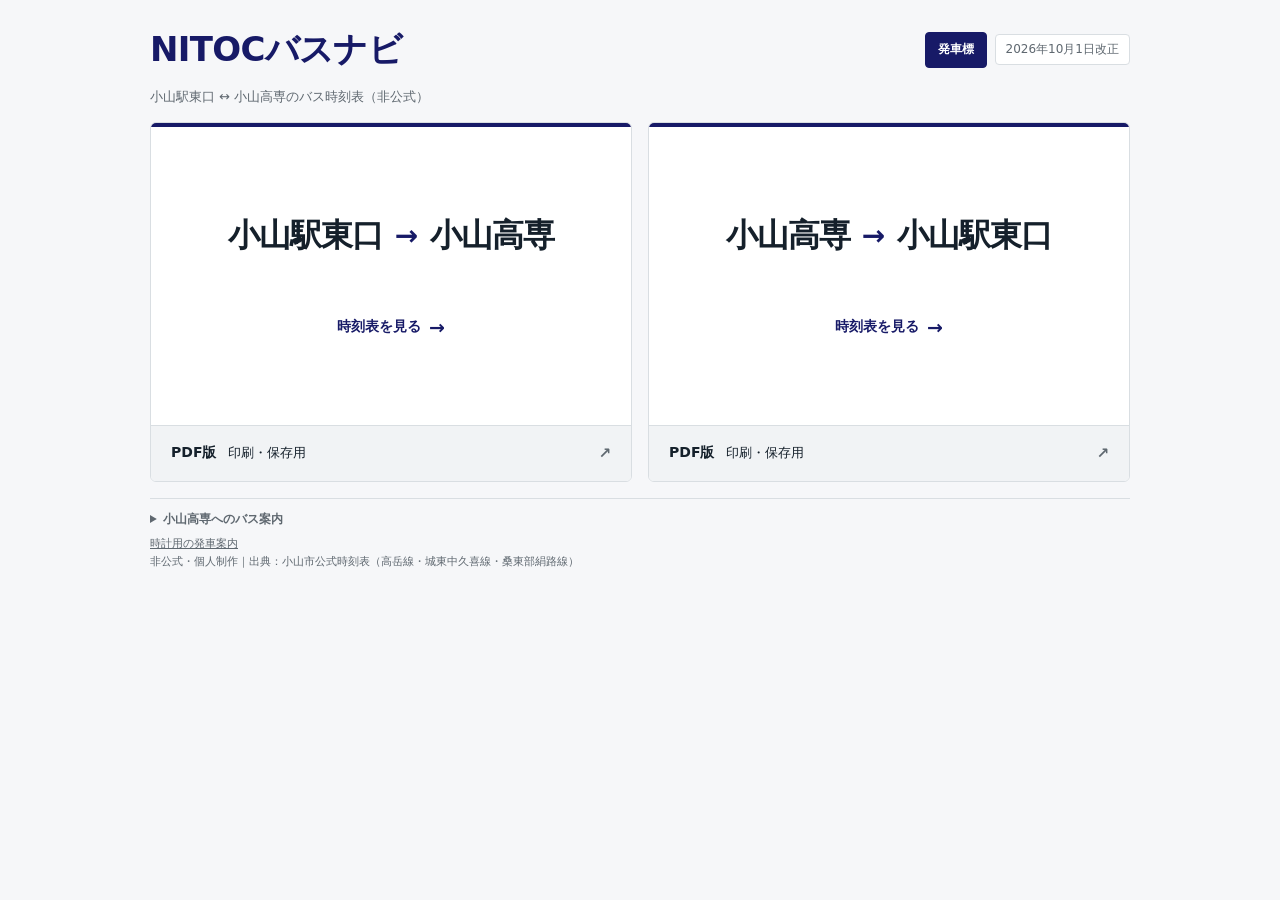
<file: index.html>
<!doctype html>
<html lang="ja">
<head>
  <meta charset="utf-8">
  <meta name="viewport" content="width=device-width, initial-scale=1">
  <meta name="theme-color" content="#ffffff">
  <link rel="manifest" href="/manifest.webmanifest">
  <link rel="apple-touch-icon" href="/assets/icons/icon-180.png">
  <link rel="stylesheet" href="/assets/css/pwa.css?v=20261126-pwa">
  <script defer src="/assets/js/pwa.js?v=20261126-install"></script>
  <meta name="description" content="【2026年10月1日改正】小山高専と小山駅東口を結ぶおーバスの時刻表。高岳線・城東中久喜線・桑東部絹路線の行き・帰りをまとめて確認。PDF版も掲載。">
  <link rel="icon" href="./assets/favicon.svg" type="image/svg+xml">
  <link rel="stylesheet" href="./assets/css/site.css">
  <title>小山高専のバス時刻表｜小山駅東口の行き・帰り｜NITOCバスナビ</title>
  <link rel="canonical" href="https://nitocbus.pages.dev/">
  <meta property="og:type" content="website">
  <meta property="og:locale" content="ja_JP">
  <meta property="og:site_name" content="NITOCバスナビ">
  <meta property="og:title" content="小山高専のバス時刻表｜小山駅東口の行き・帰り｜NITOCバスナビ">
  <meta property="og:description" content="【2026年10月1日改正】小山高専と小山駅東口を結ぶおーバスの時刻表。高岳線・城東中久喜線・桑東部絹路線の行き・帰りをまとめて確認。PDF版も掲載。">
  <meta property="og:url" content="https://nitocbus.pages.dev/">
  <script type="application/ld+json">
    {
      "@context": "https://schema.org",
      "@type": "WebSite",
      "url": "https://nitocbus.pages.dev/",
      "name": "NITOCバスナビ",
      "alternateName": "NITOCバスナビ",
      "inLanguage": "ja",
      "description": "小山高専と小山駅東口を結ぶおーバスの時刻表。高岳線・城東中久喜線・桑東部絹路線の行き・帰りとPDF版を掲載。"
    }
  </script>
  <link rel="stylesheet" href="./assets/css/migration-notice.css">
  <script defer src="./assets/js/migration-notice.js"></script>
</head>
<body>
  <main class="landing">
    <header class="site-header">
      <h1 class="site-title"><a class="brand" href="./" aria-label="NITOCバスナビ トップ">NITOCバスナビ</a></h1>
      <div class="header-actions">
        <a class="departure-link" href="./departure/">発車標</a>
        <span class="revision-badge"><time datetime="2026-10-01">2026年10月1日改正</time></span>
      </div>
    </header>

    <p class="site-intro">小山駅東口 ↔ 小山高専のバス時刻表（非公式）</p>

    <nav class="direction-split" aria-label="時刻表の方向">
      <article class="direction-panel">
        <a class="direction-main" href="./obus_2026_kosen_s2k" aria-label="小山駅東口から小山高専の時刻表を見る">
          <span class="route-visual" aria-hidden="true">
            <span class="place">小山駅東口</span>
            <span class="route-arrow">→</span>
            <span class="place">小山高専</span>
          </span>
          <span class="direction-action">時刻表を見る <b aria-hidden="true">→</b></span>
        </a>
        <a class="pdf-link" href="./obus_2026_kosen_s2k.pdf" aria-label="小山駅東口から小山高専のPDF版">
          <span>PDF版</span>
          <small>印刷・保存用</small>
          <b aria-hidden="true">↗</b>
        </a>
      </article>

      <article class="direction-panel">
        <a class="direction-main" href="./obus_2026_kosen_k2s" aria-label="小山高専から小山駅東口の時刻表を見る">
          <span class="route-visual" aria-hidden="true">
            <span class="place">小山高専</span>
            <span class="route-arrow">→</span>
            <span class="place">小山駅東口</span>
          </span>
          <span class="direction-action">時刻表を見る <b aria-hidden="true">→</b></span>
        </a>
        <a class="pdf-link" href="./obus_2026_kosen_k2s.pdf" aria-label="小山高専から小山駅東口のPDF版">
          <span>PDF版</span>
          <small>印刷・保存用</small>
          <b aria-hidden="true">↗</b>
        </a>
      </article>
    </nav>

    <footer class="site-footer">
      <details class="access-guide">
        <summary>小山高専へのバス案内</summary>
        <p>小山工業高等専門学校（小山高専）と小山駅東口を結ぶ、小山市コミュニティバス「おーバス」の時刻表です。通学・来校時の行きと帰りを、3路線まとめて確認できます。</p>
        <p>高岳線は「小山高専入口」、城東中久喜線は「高専正門」を利用します。桑東部絹路線は便によって「高専正門」または「中久喜二丁目」を利用するため、時刻表の停留所表示をご確認ください。</p>
        <p>帰りの時刻表は、のりばまでの徒歩時間を差し引いた高専正門出発目安を表示します。運行日の条件は各時刻表に記載しています。</p>
        <p>路線全体の時刻・運賃・運行情報は、<a href="https://www.city.oyama.tochigi.jp/o-bus/rosen-jikoku/page001803.html">小山市公式の路線・時刻表</a>をご確認ください。</p>
      </details>
      <p><a href="./watch/">時計用の発車案内</a></p>
      <p><button id="pwa-install" type="button" hidden>アプリをインストール</button></p>
      <p>非公式・個人制作｜出典：小山市公式時刻表（高岳線・城東中久喜線・桑東部絹路線）</p>
    </footer>
  </main>
</body>
</html>
</file>
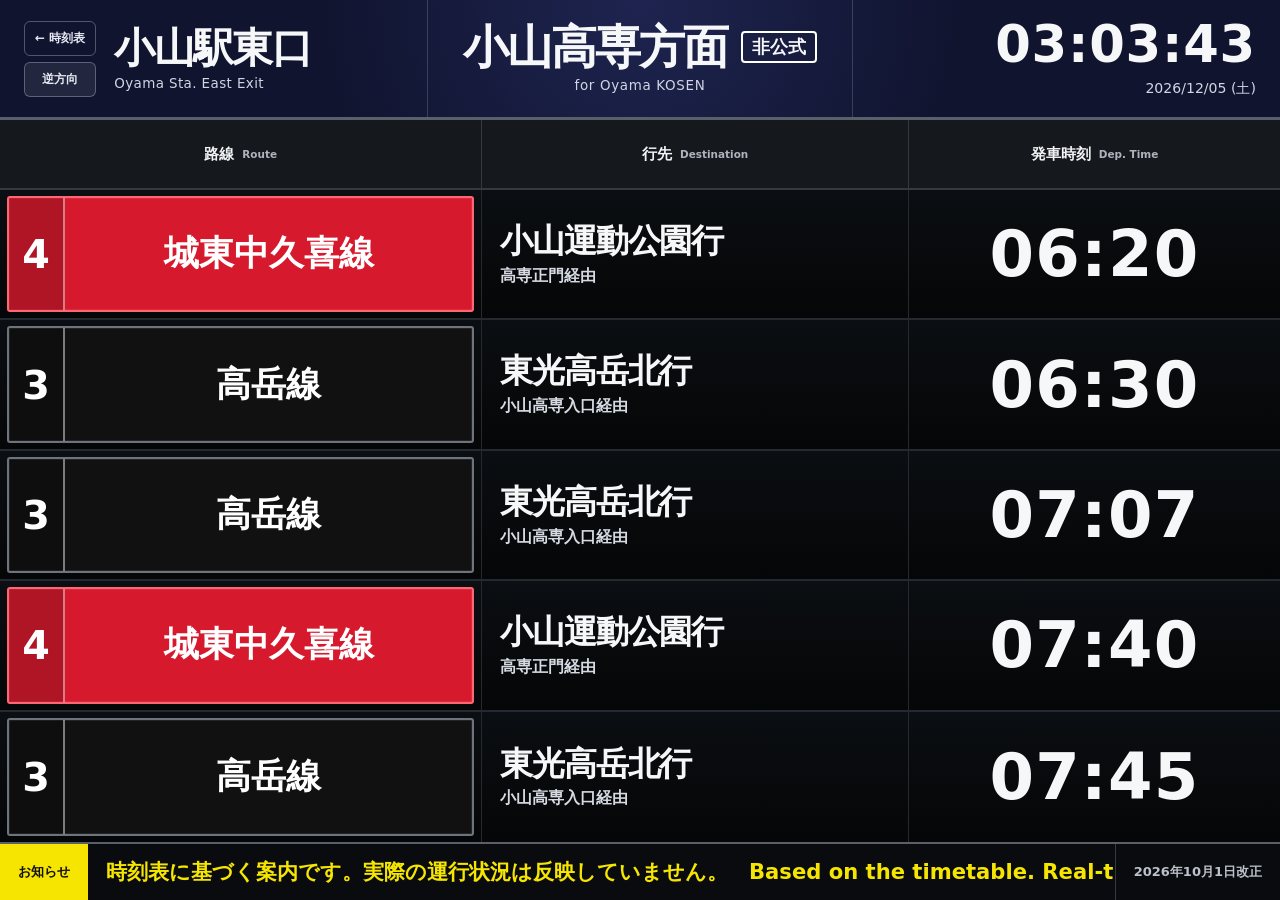
<file: departure/index.html>
<!doctype html>
<html lang="ja">
<head>
  <meta charset="utf-8">
  <meta name="viewport" content="width=device-width, initial-scale=1, viewport-fit=cover">
  <meta name="theme-color" content="#10142f">
  <link rel="manifest" href="/manifest.webmanifest">
  <link rel="apple-touch-icon" href="/assets/icons/icon-180.png">
  <link rel="stylesheet" href="/assets/css/pwa.css?v=20261126-pwa">
  <script defer src="/assets/js/pwa.js?v=20261126-install"></script>
  <meta name="description" content="小山駅東口から小山高専へ向かうおーバスの次の便を、時刻表に基づいて案内。高岳線・城東中久喜線・桑東部絹路線に対応。実際の遅延・運行位置は反映していません。">
  <link rel="icon" href="../assets/favicon.svg" type="image/svg+xml">
  <link rel="stylesheet" href="../assets/css/departure.css?v=20261007-security">
  <title>小山駅東口 → 小山高専のバス発車標｜NITOCバスナビ</title>
  <link rel="canonical" href="https://nitocbus.pages.dev/departure/">
  <meta property="og:type" content="website">
  <meta property="og:locale" content="ja_JP">
  <meta property="og:site_name" content="NITOCバスナビ">
  <meta property="og:title" content="小山駅東口 → 小山高専のバス発車標｜NITOCバスナビ">
  <meta property="og:description" content="小山駅東口から小山高専へ向かうおーバスの次の便を、時刻表に基づいて案内。高岳線・城東中久喜線・桑東部絹路線に対応。実際の遅延・運行位置は反映していません。">
  <meta property="og:url" content="https://nitocbus.pages.dev/departure/">
  <script defer src="../assets/js/departure.js?v=20261126-pwa"></script>
  <link rel="stylesheet" href="../assets/css/migration-notice.css">
  <script defer src="../assets/js/migration-notice.js"></script>
</head>
<body data-direction="S2K" data-data-url="../obus_2026_kosen.json">
  <main class="departure-board">
    <header class="board-topbar">
      <div class="station-heading">
        <div class="board-links">
          <a class="back-link" href="../" aria-label="NITOCバスナビトップへ戻る">← 時刻表</a>
          <a class="switch-link" href="./k2s/" aria-label="小山高専から小山駅東口方面の発車案内へ切り替える">逆方向</a>
        </div>
        <div>
          <h1>小山駅東口</h1>
          <p>Oyama Sta. East Exit</p>
        </div>
      </div>

      <div class="direction-heading">
        <strong>小山高専方面</strong>
        <span>非公式</span>
        <small>for Oyama KOSEN</small>
      </div>

      <div class="clock-panel" aria-label="現在時刻">
        <time id="clock" datetime="">--:--:--</time>
        <span id="today">----/--/--</span>
      </div>
    </header>

    <section class="board-panel" aria-labelledby="board-heading">
      <h2 id="board-heading" class="visually-hidden">小山高専方面の次の発車</h2>

      <div class="board-columns" aria-hidden="true">
        <span>路線 <small>Route</small></span>
        <span>行先 <small>Destination</small></span>
        <span>発車時刻 <small>Dep. Time</small></span>
      </div>

      <div id="departures" class="departures" aria-live="polite">
        <div class="loading-message">発車時刻を読み込んでいます…</div>
      </div>
    </section>

    <footer class="board-footer">
      <span class="notice-label">お知らせ</span>
      <div class="notice-viewport">
        <div id="notice-track" class="notice-track">
          <span id="notice-text" class="notice-copy">この発車標は時刻表上の発車時刻に基づく案内です。実際の運行位置や遅延は反映していません。　出典：小山市公式時刻表（高岳線・城東中久喜線・桑東部絹路線）。</span>
          <span id="notice-text-copy" class="notice-copy" aria-hidden="true">この発車標は時刻表上の発車時刻に基づく案内です。実際の運行位置や遅延は反映していません。　出典：小山市公式時刻表（高岳線・城東中久喜線・桑東部絹路線）。</span>
        </div>
      </div>
      <span id="revision" class="revision-label">2026年10月1日改正</span>
    </footer>
  </main>
</body>
</html>
</file>
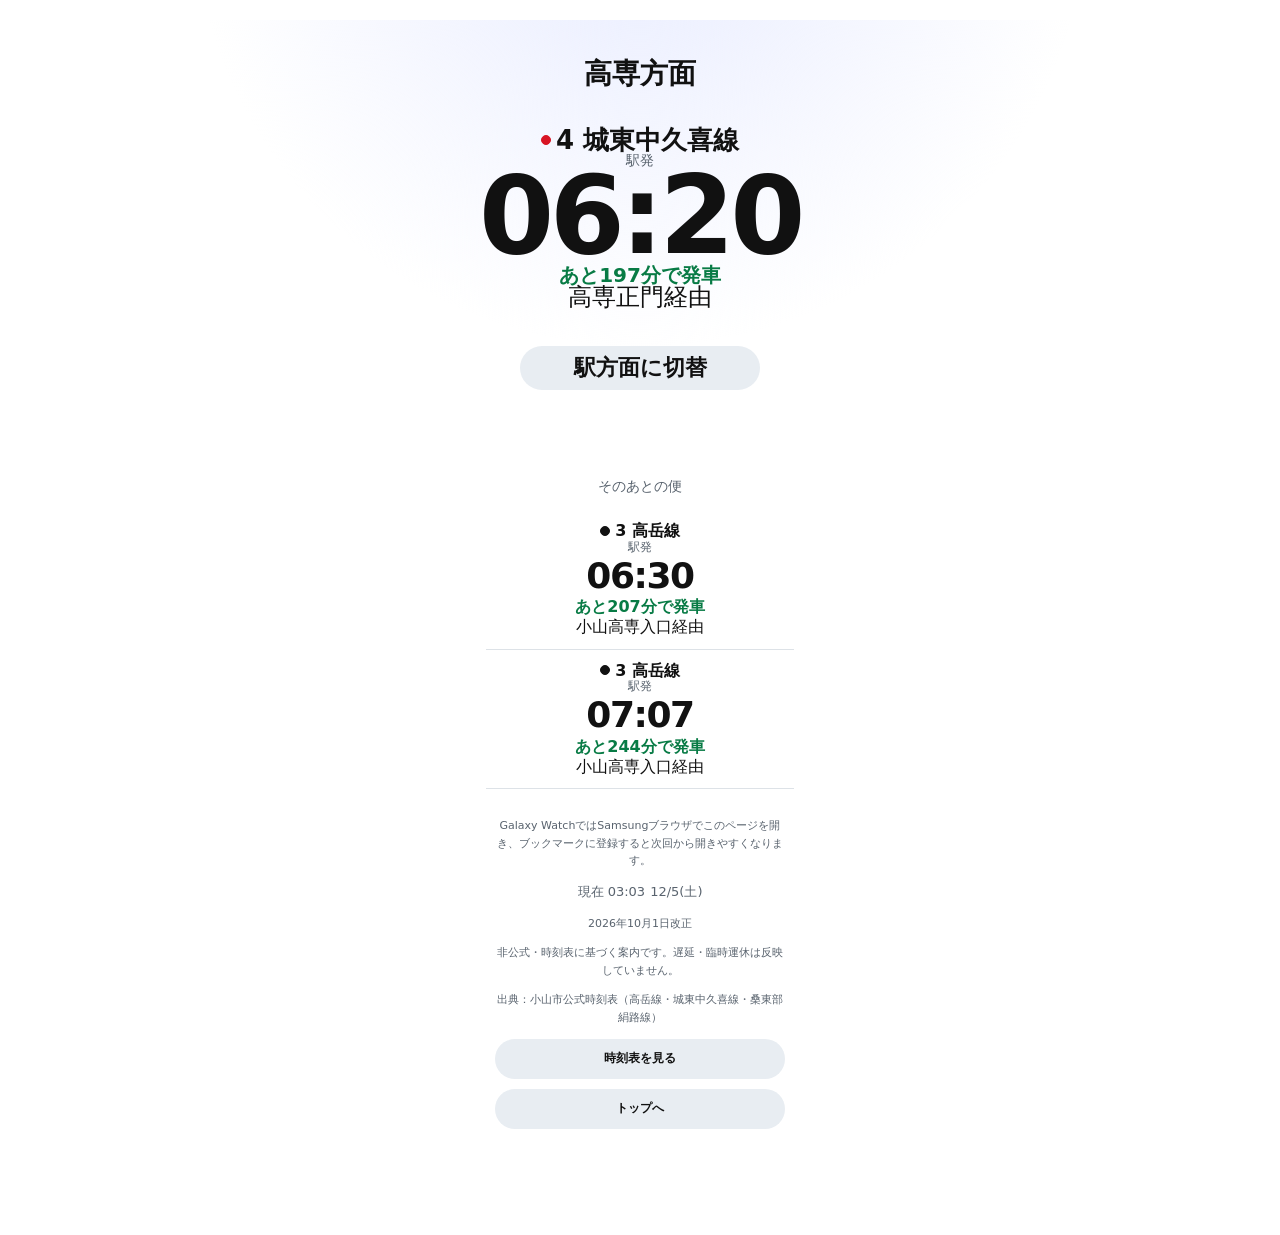
<file: watch/index.html>
<!doctype html>
<html lang="ja">
<head>
  <meta charset="utf-8">
  <meta name="viewport" content="width=device-width, initial-scale=1, viewport-fit=cover">
  <meta name="theme-color" content="#ffffff">
  <link rel="manifest" href="/manifest.webmanifest">
  <link rel="apple-touch-icon" href="/assets/icons/icon-180.png">
  <link rel="stylesheet" href="/assets/css/pwa.css?v=20261126-pwa">
  <script defer src="/assets/js/pwa.js?v=20261126-install"></script>
  <meta name="description" content="Galaxy Watchなどの小さな画面向けに、小山高専と小山駅東口を結ぶおーバスの次の便を案内。行き・帰りを切り替えできます。時刻表に基づく案内で、実際の遅延は反映していません。">
  <link rel="icon" href="../assets/favicon.svg" type="image/svg+xml">
  <link rel="stylesheet" href="../assets/css/watch.css?v=20261007-dot-center">
  <script defer src="../assets/js/watch.js?v=20261126-pwa"></script>
  <title>小山高専のバス発車案内・時計用｜NITOCバスナビ</title>
  <link rel="canonical" href="https://nitocbus.pages.dev/watch/">
  <meta property="og:type" content="website">
  <meta property="og:locale" content="ja_JP">
  <meta property="og:site_name" content="NITOCバスナビ">
  <meta property="og:title" content="小山高専のバス発車案内・時計用｜NITOCバスナビ">
  <meta property="og:description" content="Galaxy Watchなどの小さな画面向けに、小山高専と小山駅東口を結ぶおーバスの次の便を案内。行き・帰りを切り替えできます。時刻表に基づく案内で、実際の遅延は反映していません。">
  <meta property="og:url" content="https://nitocbus.pages.dev/watch/">
  <link rel="stylesheet" href="../assets/css/migration-notice.css">
  <script defer src="../assets/js/migration-notice.js"></script>
</head>
<body>
  <main class="watch">
    <section class="watch-screen" aria-label="次の便">
      <header class="watch-heading">
        <h1 id="heading" aria-label="小山駅東口から高専方面">高専方面</h1>
      </header>
      <div id="next-trip" class="trip" aria-live="polite" aria-atomic="true">
        <p class="message">時刻を読み込み中…</p>
      </div>
      <nav class="watch-controls" aria-label="方向切り替え">
        <button id="switch-direction" type="button">駅方面に切替</button>
      </nav>
    </section>
    <section class="following-screen" aria-labelledby="following-heading">
      <h2 id="following-heading">そのあとの便</h2>
      <div id="following-trips"></div>
    </section>
    <footer class="watch-footer">
      <p>Galaxy WatchではSamsungブラウザでこのページを開き、ブックマークに登録すると次回から開きやすくなります。</p>
      <p class="watch-now">現在 <time id="clock">--:--</time><span id="day-label"></span></p>
      <p id="revision">2026年10月1日改正</p>
      <p>非公式・時刻表に基づく案内です。遅延・臨時運休は反映していません。</p>
      <p id="walk-note" hidden>帰りの大きな時刻は正門出発目安です。のりばまでの徒歩時間をバス時刻から差し引いています。</p>
      <p>出典：小山市公式時刻表（高岳線・城東中久喜線・桑東部絹路線）</p>
      <a id="full-timetable" href="../obus_2026_kosen_s2k">時刻表を見る</a>
      <a href="../">トップへ</a>
    </footer>
    <noscript><p class="message">発車案内にはJavaScriptを有効にしてください。</p></noscript>
  </main>
</body>
</html>
</file>
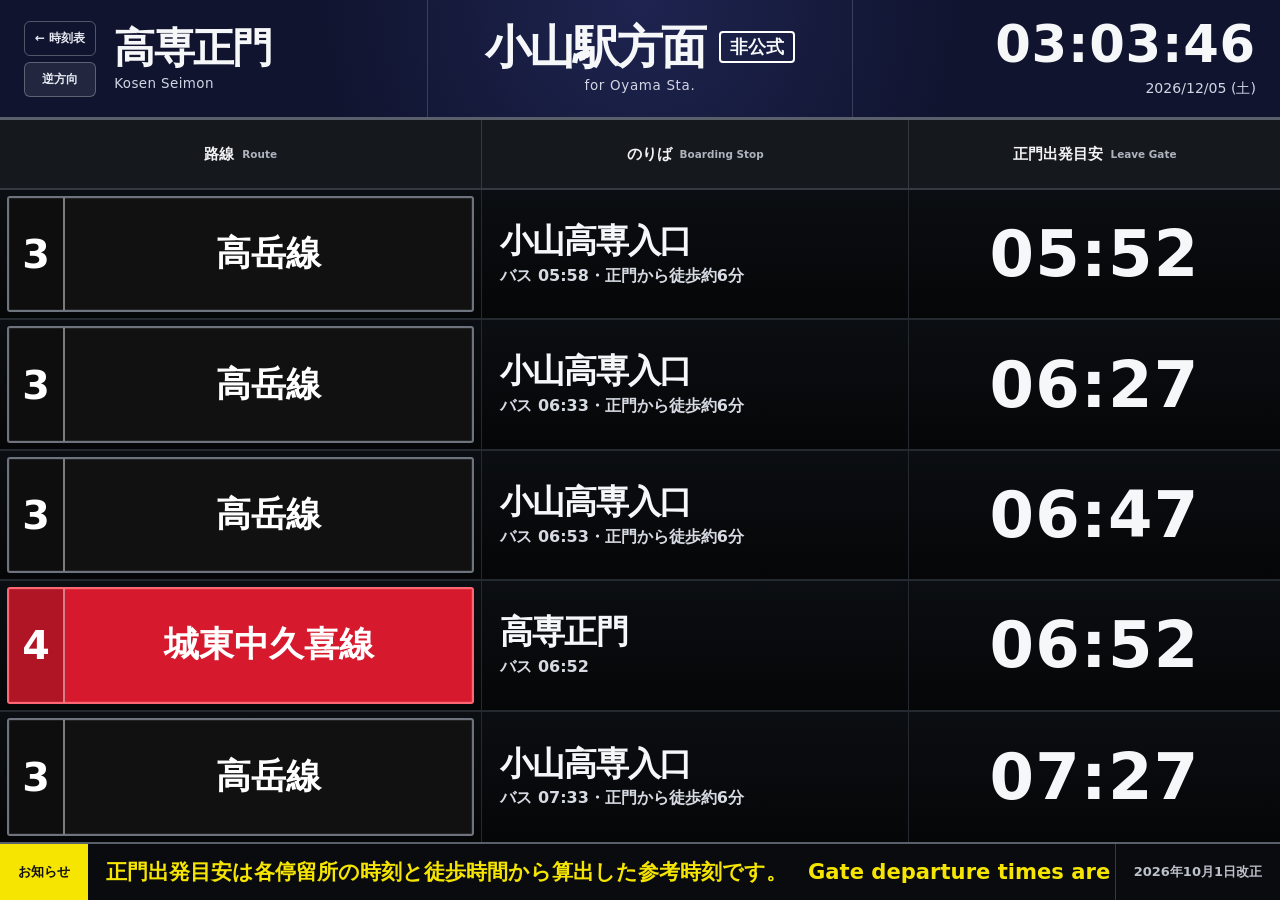
<file: departure/k2s/index.html>
<!doctype html>
<html lang="ja">
<head>
  <meta charset="utf-8">
  <meta name="viewport" content="width=device-width, initial-scale=1, viewport-fit=cover">
  <meta name="theme-color" content="#10142f">
  <link rel="manifest" href="/manifest.webmanifest">
  <link rel="apple-touch-icon" href="/assets/icons/icon-180.png">
  <link rel="stylesheet" href="/assets/css/pwa.css?v=20261126-pwa">
  <script defer src="/assets/js/pwa.js?v=20261126-install"></script>
  <meta name="description" content="小山高専から小山駅東口へ向かうおーバスの次の便を、時刻表に基づいて案内。のりばまでの徒歩時間を差し引いた高専正門出発目安を表示。実際の遅延は反映していません。">
  <link rel="icon" href="../../assets/favicon.svg" type="image/svg+xml">
  <link rel="stylesheet" href="../../assets/css/departure.css?v=20261007-security">
  <title>小山高専 → 小山駅東口のバス発車案内｜NITOCバスナビ</title>
  <link rel="canonical" href="https://nitocbus.pages.dev/departure/k2s/">
  <meta property="og:type" content="website">
  <meta property="og:locale" content="ja_JP">
  <meta property="og:site_name" content="NITOCバスナビ">
  <meta property="og:title" content="小山高専 → 小山駅東口のバス発車案内｜NITOCバスナビ">
  <meta property="og:description" content="小山高専から小山駅東口へ向かうおーバスの次の便を、時刻表に基づいて案内。のりばまでの徒歩時間を差し引いた高専正門出発目安を表示。実際の遅延は反映していません。">
  <meta property="og:url" content="https://nitocbus.pages.dev/departure/k2s/">
  <script defer src="../../assets/js/departure.js?v=20261126-pwa"></script>
  <link rel="stylesheet" href="../../assets/css/migration-notice.css">
  <script defer src="../../assets/js/migration-notice.js"></script>
</head>
<body data-direction="K2S" data-data-url="../../obus_2026_kosen.json">
  <main class="departure-board">
    <header class="board-topbar">
      <div class="station-heading">
        <div class="board-links">
          <a class="back-link" href="../../" aria-label="NITOCバスナビトップへ戻る">← 時刻表</a>
          <a class="switch-link" href="../" aria-label="小山駅東口から小山高専方面の発車標へ切り替える">逆方向</a>
        </div>
        <div>
          <h1>高専正門</h1>
          <p>Kosen Seimon</p>
        </div>
      </div>

      <div class="direction-heading">
        <strong>小山駅方面</strong>
        <span>非公式</span>
        <small>for Oyama Sta.</small>
      </div>

      <div class="clock-panel" aria-label="現在時刻">
        <time id="clock" datetime="">--:--:--</time>
        <span id="today">----/--/--</span>
      </div>
    </header>

    <section class="board-panel" aria-labelledby="board-heading">
      <h2 id="board-heading" class="visually-hidden">小山駅東口方面の次の便</h2>

      <div class="board-columns" aria-hidden="true">
        <span>路線 <small>Route</small></span>
        <span>のりば <small>Boarding Stop</small></span>
        <span>正門出発目安 <small>Leave Gate</small></span>
      </div>

      <div id="departures" class="departures" aria-live="polite">
        <div class="loading-message">発車時刻を読み込んでいます…</div>
      </div>
    </section>

    <footer class="board-footer">
      <span class="notice-label">お知らせ</span>
      <div class="notice-viewport">
        <div id="notice-track" class="notice-track">
          <span id="notice-text" class="notice-copy">正門出発目安は各停留所の時刻と徒歩時間から算出した参考時刻です。　出典：小山市公式時刻表（高岳線・城東中久喜線・桑東部絹路線）。</span>
          <span id="notice-text-copy" class="notice-copy" aria-hidden="true">正門出発目安は各停留所の時刻と徒歩時間から算出した参考時刻です。　出典：小山市公式時刻表（高岳線・城東中久喜線・桑東部絹路線）。</span>
        </div>
      </div>
      <span id="revision" class="revision-label">2026年10月1日改正</span>
    </footer>
  </main>
</body>
</html>
</file>
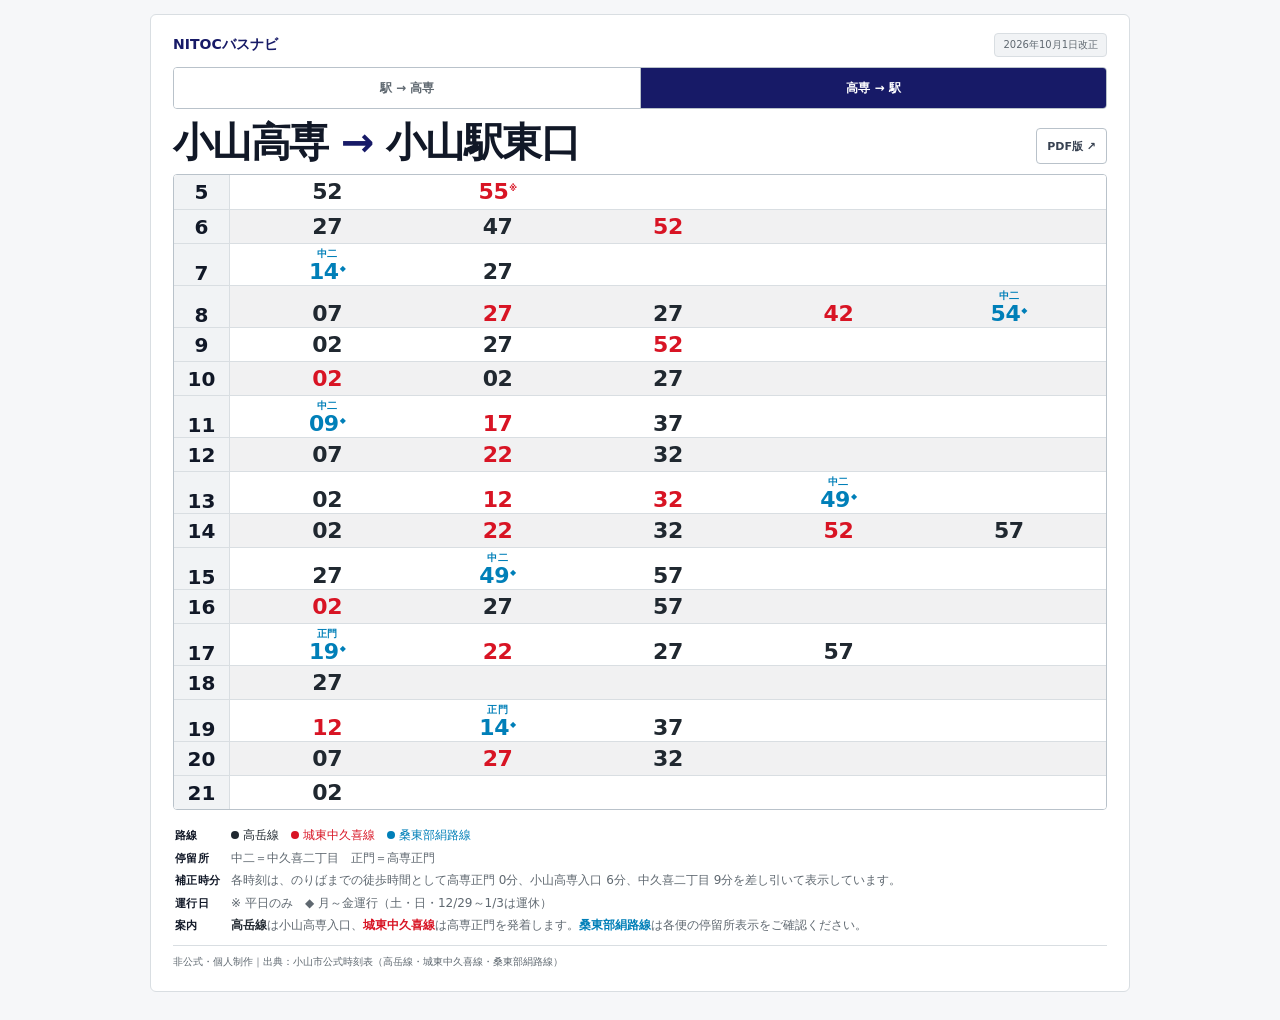
<file: obus_2026_kosen_k2s.html>
<!doctype html>
<html lang="ja">
<head>
  <meta charset="utf-8">
  <meta name="viewport" content="width=device-width, initial-scale=1">
  <meta name="theme-color" content="#171a67">
  <link rel="manifest" href="/manifest.webmanifest">
  <link rel="apple-touch-icon" href="/assets/icons/icon-180.png">
  <link rel="stylesheet" href="/assets/css/pwa.css?v=20261126-pwa">
  <script defer src="/assets/js/pwa.js?v=20261126-install"></script>
  <meta name="description" content="【2026年10月1日改正】小山高専から小山駅東口へ向かうおーバスの時刻表。高岳線・城東中久喜線・桑東部絹路線を、徒歩時間を差し引いた高専正門出発目安で比較。PDF版あり。">
  <link rel="icon" href="./assets/favicon.svg" type="image/svg+xml">
  <link rel="stylesheet" href="./assets/css/timetable.css?v=20260929-1705">
  <title>小山高専 → 小山駅東口のバス時刻表｜NITOCバスナビ</title>
  <link rel="canonical" href="https://nitocbus.pages.dev/obus_2026_kosen_k2s">
  <meta property="og:type" content="website">
  <meta property="og:locale" content="ja_JP">
  <meta property="og:site_name" content="NITOCバスナビ">
  <meta property="og:title" content="小山高専 → 小山駅東口のバス時刻表｜NITOCバスナビ">
  <meta property="og:description" content="【2026年10月1日改正】小山高専から小山駅東口へ向かうおーバスの時刻表。高岳線・城東中久喜線・桑東部絹路線を、徒歩時間を差し引いた高専正門出発目安で比較。PDF版あり。">
  <meta property="og:url" content="https://nitocbus.pages.dev/obus_2026_kosen_k2s">
  <script defer src="./assets/js/timetable.js?v=20261126-pwa"></script>
  <link rel="stylesheet" href="./assets/css/migration-notice.css">
  <script defer src="./assets/js/migration-notice.js"></script>
</head>
<body data-direction="K2S">
  <main class="timetable-shell">
    <header class="topbar">
      <a class="brand-link" href="./">NITOCバスナビ</a>
      <span class="revision-badge"><time datetime="2026-10-01">2026年10月1日改正</time></span>
    </header>

    <nav class="direction-switch" aria-label="方向を切り替える">
      <a href="./obus_2026_kosen_s2k">駅 → 高専</a>
      <a href="./obus_2026_kosen_k2s" aria-current="page">高専 → 駅</a>
    </nav>

    <header class="page-header">
      <h1>小山高専 <span aria-hidden="true">→</span> 小山駅東口</h1>
      <div class="page-actions">
        <a class="action-link" href="./obus_2026_kosen_k2s.pdf">PDF版 ↗</a>
      </div>
    </header>

    <section class="schedule" aria-labelledby="schedule-heading">
      <h2 class="visually-hidden" id="schedule-heading">小山高専から小山駅東口方面のバス時刻表</h2>
      <div id="timetable" class="timetable" aria-live="polite">
        <!-- STATIC_TIMETABLE_START -->
        <div class="hour-row">
          <div class="hour" aria-hidden="true">5</div>
          <div class="trips" role="list" aria-label="5時台">
            <div class="trip" data-route="taka" role="listitem" aria-label="05:52、小山高専入口"><span class="trip-time">52</span></div>
            <div class="trip" data-route="joto" role="listitem" aria-label="05:55、高専正門、※ 平日のみ"><span class="trip-time">55<sup>※</sup></span></div>
          </div>
        </div>
        <div class="hour-row">
          <div class="hour" aria-hidden="true">6</div>
          <div class="trips" role="list" aria-label="6時台">
            <div class="trip" data-route="taka" role="listitem" aria-label="06:27、小山高専入口"><span class="trip-time">27</span></div>
            <div class="trip" data-route="taka" role="listitem" aria-label="06:47、小山高専入口"><span class="trip-time">47</span></div>
            <div class="trip" data-route="joto" role="listitem" aria-label="06:52、高専正門"><span class="trip-time">52</span></div>
          </div>
        </div>
        <div class="hour-row has-stop-row">
          <div class="hour" aria-hidden="true">7</div>
          <div class="trips" role="list" aria-label="7時台">
            <div class="trip has-stop" data-route="kuwa" role="listitem" aria-label="07:14、中久喜二丁目、◆ 月～金運行（土・日・12/29～1/3は運休）"><span class="trip-stop">中二</span><span class="trip-time">14<sup>◆</sup></span></div>
            <div class="trip" data-route="taka" role="listitem" aria-label="07:27、小山高専入口"><span class="trip-time">27</span></div>
          </div>
        </div>
        <div class="hour-row has-stop-row">
          <div class="hour" aria-hidden="true">8</div>
          <div class="trips" role="list" aria-label="8時台">
            <div class="trip" data-route="taka" role="listitem" aria-label="08:07、小山高専入口"><span class="trip-time">07</span></div>
            <div class="trip" data-route="joto" role="listitem" aria-label="08:27、高専正門"><span class="trip-time">27</span></div>
            <div class="trip" data-route="taka" role="listitem" aria-label="08:27、小山高専入口"><span class="trip-time">27</span></div>
            <div class="trip" data-route="joto" role="listitem" aria-label="08:42、高専正門"><span class="trip-time">42</span></div>
            <div class="trip has-stop" data-route="kuwa" role="listitem" aria-label="08:54、中久喜二丁目、◆ 月～金運行（土・日・12/29～1/3は運休）"><span class="trip-stop">中二</span><span class="trip-time">54<sup>◆</sup></span></div>
          </div>
        </div>
        <div class="hour-row">
          <div class="hour" aria-hidden="true">9</div>
          <div class="trips" role="list" aria-label="9時台">
            <div class="trip" data-route="taka" role="listitem" aria-label="09:02、小山高専入口"><span class="trip-time">02</span></div>
            <div class="trip" data-route="taka" role="listitem" aria-label="09:27、小山高専入口"><span class="trip-time">27</span></div>
            <div class="trip" data-route="joto" role="listitem" aria-label="09:52、高専正門"><span class="trip-time">52</span></div>
          </div>
        </div>
        <div class="hour-row">
          <div class="hour" aria-hidden="true">10</div>
          <div class="trips" role="list" aria-label="10時台">
            <div class="trip" data-route="joto" role="listitem" aria-label="10:02、高専正門"><span class="trip-time">02</span></div>
            <div class="trip" data-route="taka" role="listitem" aria-label="10:02、小山高専入口"><span class="trip-time">02</span></div>
            <div class="trip" data-route="taka" role="listitem" aria-label="10:27、小山高専入口"><span class="trip-time">27</span></div>
          </div>
        </div>
        <div class="hour-row has-stop-row">
          <div class="hour" aria-hidden="true">11</div>
          <div class="trips" role="list" aria-label="11時台">
            <div class="trip has-stop" data-route="kuwa" role="listitem" aria-label="11:09、中久喜二丁目、◆ 月～金運行（土・日・12/29～1/3は運休）"><span class="trip-stop">中二</span><span class="trip-time">09<sup>◆</sup></span></div>
            <div class="trip" data-route="joto" role="listitem" aria-label="11:17、高専正門"><span class="trip-time">17</span></div>
            <div class="trip" data-route="taka" role="listitem" aria-label="11:37、小山高専入口"><span class="trip-time">37</span></div>
          </div>
        </div>
        <div class="hour-row">
          <div class="hour" aria-hidden="true">12</div>
          <div class="trips" role="list" aria-label="12時台">
            <div class="trip" data-route="taka" role="listitem" aria-label="12:07、小山高専入口"><span class="trip-time">07</span></div>
            <div class="trip" data-route="joto" role="listitem" aria-label="12:22、高専正門"><span class="trip-time">22</span></div>
            <div class="trip" data-route="taka" role="listitem" aria-label="12:32、小山高専入口"><span class="trip-time">32</span></div>
          </div>
        </div>
        <div class="hour-row has-stop-row">
          <div class="hour" aria-hidden="true">13</div>
          <div class="trips" role="list" aria-label="13時台">
            <div class="trip" data-route="taka" role="listitem" aria-label="13:02、小山高専入口"><span class="trip-time">02</span></div>
            <div class="trip" data-route="joto" role="listitem" aria-label="13:12、高専正門"><span class="trip-time">12</span></div>
            <div class="trip" data-route="joto" role="listitem" aria-label="13:32、高専正門"><span class="trip-time">32</span></div>
            <div class="trip has-stop" data-route="kuwa" role="listitem" aria-label="13:49、中久喜二丁目、◆ 月～金運行（土・日・12/29～1/3は運休）"><span class="trip-stop">中二</span><span class="trip-time">49<sup>◆</sup></span></div>
          </div>
        </div>
        <div class="hour-row">
          <div class="hour" aria-hidden="true">14</div>
          <div class="trips" role="list" aria-label="14時台">
            <div class="trip" data-route="taka" role="listitem" aria-label="14:02、小山高専入口"><span class="trip-time">02</span></div>
            <div class="trip" data-route="joto" role="listitem" aria-label="14:22、高専正門"><span class="trip-time">22</span></div>
            <div class="trip" data-route="taka" role="listitem" aria-label="14:32、小山高専入口"><span class="trip-time">32</span></div>
            <div class="trip" data-route="joto" role="listitem" aria-label="14:52、高専正門"><span class="trip-time">52</span></div>
            <div class="trip" data-route="taka" role="listitem" aria-label="14:57、小山高専入口"><span class="trip-time">57</span></div>
          </div>
        </div>
        <div class="hour-row has-stop-row">
          <div class="hour" aria-hidden="true">15</div>
          <div class="trips" role="list" aria-label="15時台">
            <div class="trip" data-route="taka" role="listitem" aria-label="15:27、小山高専入口"><span class="trip-time">27</span></div>
            <div class="trip has-stop" data-route="kuwa" role="listitem" aria-label="15:49、中久喜二丁目、◆ 月～金運行（土・日・12/29～1/3は運休）"><span class="trip-stop">中二</span><span class="trip-time">49<sup>◆</sup></span></div>
            <div class="trip" data-route="taka" role="listitem" aria-label="15:57、小山高専入口"><span class="trip-time">57</span></div>
          </div>
        </div>
        <div class="hour-row">
          <div class="hour" aria-hidden="true">16</div>
          <div class="trips" role="list" aria-label="16時台">
            <div class="trip" data-route="joto" role="listitem" aria-label="16:02、高専正門"><span class="trip-time">02</span></div>
            <div class="trip" data-route="taka" role="listitem" aria-label="16:27、小山高専入口"><span class="trip-time">27</span></div>
            <div class="trip" data-route="taka" role="listitem" aria-label="16:57、小山高専入口"><span class="trip-time">57</span></div>
          </div>
        </div>
        <div class="hour-row has-stop-row">
          <div class="hour" aria-hidden="true">17</div>
          <div class="trips" role="list" aria-label="17時台">
            <div class="trip has-stop" data-route="kuwa" role="listitem" aria-label="17:19、高専正門、◆ 月～金運行（土・日・12/29～1/3は運休）"><span class="trip-stop">正門</span><span class="trip-time">19<sup>◆</sup></span></div>
            <div class="trip" data-route="joto" role="listitem" aria-label="17:22、高専正門"><span class="trip-time">22</span></div>
            <div class="trip" data-route="taka" role="listitem" aria-label="17:27、小山高専入口"><span class="trip-time">27</span></div>
            <div class="trip" data-route="taka" role="listitem" aria-label="17:57、小山高専入口"><span class="trip-time">57</span></div>
          </div>
        </div>
        <div class="hour-row">
          <div class="hour" aria-hidden="true">18</div>
          <div class="trips" role="list" aria-label="18時台">
            <div class="trip" data-route="taka" role="listitem" aria-label="18:27、小山高専入口"><span class="trip-time">27</span></div>
          </div>
        </div>
        <div class="hour-row has-stop-row">
          <div class="hour" aria-hidden="true">19</div>
          <div class="trips" role="list" aria-label="19時台">
            <div class="trip" data-route="joto" role="listitem" aria-label="19:12、高専正門"><span class="trip-time">12</span></div>
            <div class="trip has-stop" data-route="kuwa" role="listitem" aria-label="19:14、高専正門、◆ 月～金運行（土・日・12/29～1/3は運休）"><span class="trip-stop">正門</span><span class="trip-time">14<sup>◆</sup></span></div>
            <div class="trip" data-route="taka" role="listitem" aria-label="19:37、小山高専入口"><span class="trip-time">37</span></div>
          </div>
        </div>
        <div class="hour-row">
          <div class="hour" aria-hidden="true">20</div>
          <div class="trips" role="list" aria-label="20時台">
            <div class="trip" data-route="taka" role="listitem" aria-label="20:07、小山高専入口"><span class="trip-time">07</span></div>
            <div class="trip" data-route="joto" role="listitem" aria-label="20:27、高専正門"><span class="trip-time">27</span></div>
            <div class="trip" data-route="taka" role="listitem" aria-label="20:32、小山高専入口"><span class="trip-time">32</span></div>
          </div>
        </div>
        <div class="hour-row">
          <div class="hour" aria-hidden="true">21</div>
          <div class="trips" role="list" aria-label="21時台">
            <div class="trip" data-route="taka" role="listitem" aria-label="21:02、小山高専入口"><span class="trip-time">02</span></div>
          </div>
        </div>
        <!-- STATIC_TIMETABLE_END -->
      </div>
    </section>

    <section id="legend" class="legend" aria-label="凡例">
        <!-- STATIC_LEGEND_START -->
        <div class="legend-row"><span class="legend-title">路線</span><div class="legend-items"><span class="legend-item route-key" data-route="taka">高岳線</span><span class="legend-item route-key" data-route="joto">城東中久喜線</span><span class="legend-item route-key" data-route="kuwa">桑東部絹路線</span></div></div>
        <div class="legend-row"><span class="legend-title">停留所</span><div class="legend-items"><span class="legend-item">中二＝中久喜二丁目</span><span class="legend-item">正門＝高専正門</span></div></div>
        <div class="legend-row"><span class="legend-title">補正時分</span><div class="legend-items"><span class="legend-item">各時刻は、のりばまでの徒歩時間として高専正門 0分、小山高専入口 6分、中久喜二丁目 9分を差し引いて表示しています。</span></div></div>
        <div class="legend-row"><span class="legend-title">運行日</span><div class="legend-items"><span class="legend-item">※ 平日のみ</span><span class="legend-item">◆ 月～金運行（土・日・12/29～1/3は運休）</span></div></div>
        <div class="legend-row"><span class="legend-title">案内</span><div class="legend-items"><span class="legend-item"><span class="route-name" data-route="taka">高岳線</span>は小山高専入口、<span class="route-name" data-route="joto">城東中久喜線</span>は高専正門を発着します。<span class="route-name" data-route="kuwa">桑東部絹路線</span>は各便の停留所表示をご確認ください。</span></div></div>
        <!-- STATIC_LEGEND_END -->
    </section>

    <footer class="page-footer">
      <p>非公式・個人制作｜出典：小山市公式時刻表（高岳線・城東中久喜線・桑東部絹路線）</p>
    </footer>
  </main>
</body>
</html>
</file>
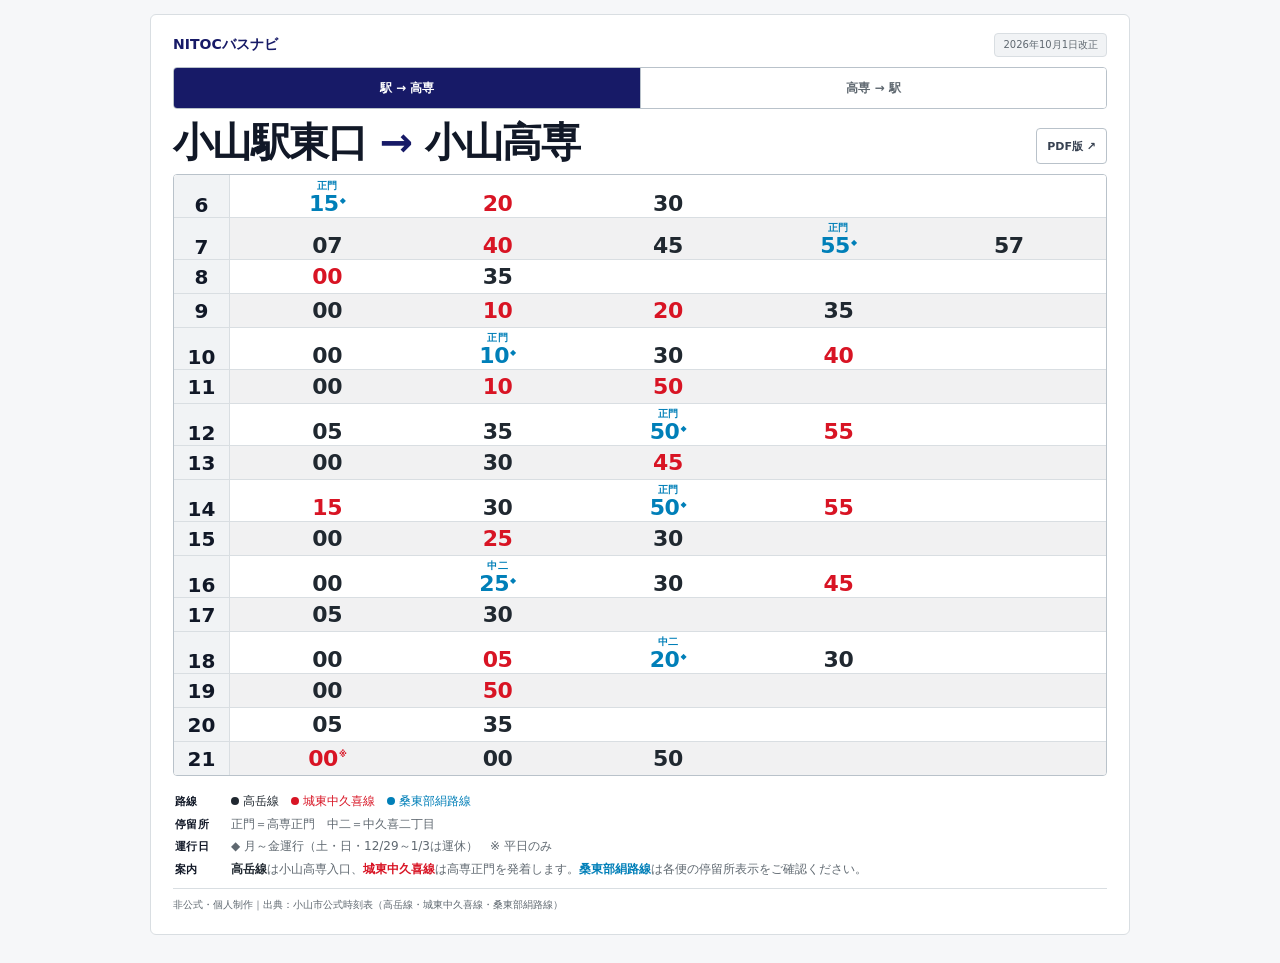
<file: obus_2026_kosen_s2k.html>
<!doctype html>
<html lang="ja">
<head>
  <meta charset="utf-8">
  <meta name="viewport" content="width=device-width, initial-scale=1">
  <meta name="theme-color" content="#171a67">
  <link rel="manifest" href="/manifest.webmanifest">
  <link rel="apple-touch-icon" href="/assets/icons/icon-180.png">
  <link rel="stylesheet" href="/assets/css/pwa.css?v=20261126-pwa">
  <script defer src="/assets/js/pwa.js?v=20261126-install"></script>
  <meta name="description" content="【2026年10月1日改正】小山駅東口から小山高専へ向かうおーバスの時刻表。高岳線・城東中久喜線・桑東部絹路線の駅発時刻と停留所を一覧で確認。PDF版あり。">
  <link rel="icon" href="./assets/favicon.svg" type="image/svg+xml">
  <link rel="stylesheet" href="./assets/css/timetable.css?v=20260929-1705">
  <title>小山駅東口 → 小山高専のバス時刻表｜NITOCバスナビ</title>
  <link rel="canonical" href="https://nitocbus.pages.dev/obus_2026_kosen_s2k">
  <meta property="og:type" content="website">
  <meta property="og:locale" content="ja_JP">
  <meta property="og:site_name" content="NITOCバスナビ">
  <meta property="og:title" content="小山駅東口 → 小山高専のバス時刻表｜NITOCバスナビ">
  <meta property="og:description" content="【2026年10月1日改正】小山駅東口から小山高専へ向かうおーバスの時刻表。高岳線・城東中久喜線・桑東部絹路線の駅発時刻と停留所を一覧で確認。PDF版あり。">
  <meta property="og:url" content="https://nitocbus.pages.dev/obus_2026_kosen_s2k">
  <script defer src="./assets/js/timetable.js?v=20261126-pwa"></script>
  <link rel="stylesheet" href="./assets/css/migration-notice.css">
  <script defer src="./assets/js/migration-notice.js"></script>
</head>
<body data-direction="S2K">
  <main class="timetable-shell">
    <header class="topbar">
      <a class="brand-link" href="./">NITOCバスナビ</a>
      <span class="revision-badge"><time datetime="2026-10-01">2026年10月1日改正</time></span>
    </header>

    <nav class="direction-switch" aria-label="方向を切り替える">
      <a href="./obus_2026_kosen_s2k" aria-current="page">駅 → 高専</a>
      <a href="./obus_2026_kosen_k2s">高専 → 駅</a>
    </nav>

    <header class="page-header">
      <h1>小山駅東口 <span aria-hidden="true">→</span> 小山高専</h1>
      <div class="page-actions">
        <a class="action-link" href="./obus_2026_kosen_s2k.pdf">PDF版 ↗</a>
      </div>
    </header>

    <section class="schedule" aria-labelledby="schedule-heading">
      <h2 class="visually-hidden" id="schedule-heading">小山駅東口から小山高専方面のバス時刻表</h2>
      <div id="timetable" class="timetable" aria-live="polite">
        <!-- STATIC_TIMETABLE_START -->
        <div class="hour-row has-stop-row">
          <div class="hour" aria-hidden="true">6</div>
          <div class="trips" role="list" aria-label="6時台">
            <div class="trip has-stop" data-route="kuwa" role="listitem" aria-label="06:15、高専正門、◆ 月～金運行（土・日・12/29～1/3は運休）"><span class="trip-stop">正門</span><span class="trip-time">15<sup>◆</sup></span></div>
            <div class="trip" data-route="joto" role="listitem" aria-label="06:20、高専正門"><span class="trip-time">20</span></div>
            <div class="trip" data-route="taka" role="listitem" aria-label="06:30、小山高専入口"><span class="trip-time">30</span></div>
          </div>
        </div>
        <div class="hour-row has-stop-row">
          <div class="hour" aria-hidden="true">7</div>
          <div class="trips" role="list" aria-label="7時台">
            <div class="trip" data-route="taka" role="listitem" aria-label="07:07、小山高専入口"><span class="trip-time">07</span></div>
            <div class="trip" data-route="joto" role="listitem" aria-label="07:40、高専正門"><span class="trip-time">40</span></div>
            <div class="trip" data-route="taka" role="listitem" aria-label="07:45、小山高専入口"><span class="trip-time">45</span></div>
            <div class="trip has-stop" data-route="kuwa" role="listitem" aria-label="07:55、高専正門、◆ 月～金運行（土・日・12/29～1/3は運休）"><span class="trip-stop">正門</span><span class="trip-time">55<sup>◆</sup></span></div>
            <div class="trip" data-route="taka" role="listitem" aria-label="07:57、小山高専入口"><span class="trip-time">57</span></div>
          </div>
        </div>
        <div class="hour-row">
          <div class="hour" aria-hidden="true">8</div>
          <div class="trips" role="list" aria-label="8時台">
            <div class="trip" data-route="joto" role="listitem" aria-label="08:00、高専正門"><span class="trip-time">00</span></div>
            <div class="trip" data-route="taka" role="listitem" aria-label="08:35、小山高専入口"><span class="trip-time">35</span></div>
          </div>
        </div>
        <div class="hour-row">
          <div class="hour" aria-hidden="true">9</div>
          <div class="trips" role="list" aria-label="9時台">
            <div class="trip" data-route="taka" role="listitem" aria-label="09:00、小山高専入口"><span class="trip-time">00</span></div>
            <div class="trip" data-route="joto" role="listitem" aria-label="09:10、高専正門"><span class="trip-time">10</span></div>
            <div class="trip" data-route="joto" role="listitem" aria-label="09:20、高専正門"><span class="trip-time">20</span></div>
            <div class="trip" data-route="taka" role="listitem" aria-label="09:35、小山高専入口"><span class="trip-time">35</span></div>
          </div>
        </div>
        <div class="hour-row has-stop-row">
          <div class="hour" aria-hidden="true">10</div>
          <div class="trips" role="list" aria-label="10時台">
            <div class="trip" data-route="taka" role="listitem" aria-label="10:00、小山高専入口"><span class="trip-time">00</span></div>
            <div class="trip has-stop" data-route="kuwa" role="listitem" aria-label="10:10、高専正門、◆ 月～金運行（土・日・12/29～1/3は運休）"><span class="trip-stop">正門</span><span class="trip-time">10<sup>◆</sup></span></div>
            <div class="trip" data-route="taka" role="listitem" aria-label="10:30、小山高専入口"><span class="trip-time">30</span></div>
            <div class="trip" data-route="joto" role="listitem" aria-label="10:40、高専正門"><span class="trip-time">40</span></div>
          </div>
        </div>
        <div class="hour-row">
          <div class="hour" aria-hidden="true">11</div>
          <div class="trips" role="list" aria-label="11時台">
            <div class="trip" data-route="taka" role="listitem" aria-label="11:00、小山高専入口"><span class="trip-time">00</span></div>
            <div class="trip" data-route="joto" role="listitem" aria-label="11:10、高専正門"><span class="trip-time">10</span></div>
            <div class="trip" data-route="joto" role="listitem" aria-label="11:50、高専正門"><span class="trip-time">50</span></div>
          </div>
        </div>
        <div class="hour-row has-stop-row">
          <div class="hour" aria-hidden="true">12</div>
          <div class="trips" role="list" aria-label="12時台">
            <div class="trip" data-route="taka" role="listitem" aria-label="12:05、小山高専入口"><span class="trip-time">05</span></div>
            <div class="trip" data-route="taka" role="listitem" aria-label="12:35、小山高専入口"><span class="trip-time">35</span></div>
            <div class="trip has-stop" data-route="kuwa" role="listitem" aria-label="12:50、高専正門、◆ 月～金運行（土・日・12/29～1/3は運休）"><span class="trip-stop">正門</span><span class="trip-time">50<sup>◆</sup></span></div>
            <div class="trip" data-route="joto" role="listitem" aria-label="12:55、高専正門"><span class="trip-time">55</span></div>
          </div>
        </div>
        <div class="hour-row">
          <div class="hour" aria-hidden="true">13</div>
          <div class="trips" role="list" aria-label="13時台">
            <div class="trip" data-route="taka" role="listitem" aria-label="13:00、小山高専入口"><span class="trip-time">00</span></div>
            <div class="trip" data-route="taka" role="listitem" aria-label="13:30、小山高専入口"><span class="trip-time">30</span></div>
            <div class="trip" data-route="joto" role="listitem" aria-label="13:45、高専正門"><span class="trip-time">45</span></div>
          </div>
        </div>
        <div class="hour-row has-stop-row">
          <div class="hour" aria-hidden="true">14</div>
          <div class="trips" role="list" aria-label="14時台">
            <div class="trip" data-route="joto" role="listitem" aria-label="14:15、高専正門"><span class="trip-time">15</span></div>
            <div class="trip" data-route="taka" role="listitem" aria-label="14:30、小山高専入口"><span class="trip-time">30</span></div>
            <div class="trip has-stop" data-route="kuwa" role="listitem" aria-label="14:50、高専正門、◆ 月～金運行（土・日・12/29～1/3は運休）"><span class="trip-stop">正門</span><span class="trip-time">50<sup>◆</sup></span></div>
            <div class="trip" data-route="joto" role="listitem" aria-label="14:55、高専正門"><span class="trip-time">55</span></div>
          </div>
        </div>
        <div class="hour-row">
          <div class="hour" aria-hidden="true">15</div>
          <div class="trips" role="list" aria-label="15時台">
            <div class="trip" data-route="taka" role="listitem" aria-label="15:00、小山高専入口"><span class="trip-time">00</span></div>
            <div class="trip" data-route="joto" role="listitem" aria-label="15:25、高専正門"><span class="trip-time">25</span></div>
            <div class="trip" data-route="taka" role="listitem" aria-label="15:30、小山高専入口"><span class="trip-time">30</span></div>
          </div>
        </div>
        <div class="hour-row has-stop-row">
          <div class="hour" aria-hidden="true">16</div>
          <div class="trips" role="list" aria-label="16時台">
            <div class="trip" data-route="taka" role="listitem" aria-label="16:00、小山高専入口"><span class="trip-time">00</span></div>
            <div class="trip has-stop" data-route="kuwa" role="listitem" aria-label="16:25、中久喜二丁目、◆ 月～金運行（土・日・12/29～1/3は運休）"><span class="trip-stop">中二</span><span class="trip-time">25<sup>◆</sup></span></div>
            <div class="trip" data-route="taka" role="listitem" aria-label="16:30、小山高専入口"><span class="trip-time">30</span></div>
            <div class="trip" data-route="joto" role="listitem" aria-label="16:45、高専正門"><span class="trip-time">45</span></div>
          </div>
        </div>
        <div class="hour-row">
          <div class="hour" aria-hidden="true">17</div>
          <div class="trips" role="list" aria-label="17時台">
            <div class="trip" data-route="taka" role="listitem" aria-label="17:05、小山高専入口"><span class="trip-time">05</span></div>
            <div class="trip" data-route="taka" role="listitem" aria-label="17:30、小山高専入口"><span class="trip-time">30</span></div>
          </div>
        </div>
        <div class="hour-row has-stop-row">
          <div class="hour" aria-hidden="true">18</div>
          <div class="trips" role="list" aria-label="18時台">
            <div class="trip" data-route="taka" role="listitem" aria-label="18:00、小山高専入口"><span class="trip-time">00</span></div>
            <div class="trip" data-route="joto" role="listitem" aria-label="18:05、高専正門"><span class="trip-time">05</span></div>
            <div class="trip has-stop" data-route="kuwa" role="listitem" aria-label="18:20、中久喜二丁目、◆ 月～金運行（土・日・12/29～1/3は運休）"><span class="trip-stop">中二</span><span class="trip-time">20<sup>◆</sup></span></div>
            <div class="trip" data-route="taka" role="listitem" aria-label="18:30、小山高専入口"><span class="trip-time">30</span></div>
          </div>
        </div>
        <div class="hour-row">
          <div class="hour" aria-hidden="true">19</div>
          <div class="trips" role="list" aria-label="19時台">
            <div class="trip" data-route="taka" role="listitem" aria-label="19:00、小山高専入口"><span class="trip-time">00</span></div>
            <div class="trip" data-route="joto" role="listitem" aria-label="19:50、高専正門"><span class="trip-time">50</span></div>
          </div>
        </div>
        <div class="hour-row">
          <div class="hour" aria-hidden="true">20</div>
          <div class="trips" role="list" aria-label="20時台">
            <div class="trip" data-route="taka" role="listitem" aria-label="20:05、小山高専入口"><span class="trip-time">05</span></div>
            <div class="trip" data-route="taka" role="listitem" aria-label="20:35、小山高専入口"><span class="trip-time">35</span></div>
          </div>
        </div>
        <div class="hour-row">
          <div class="hour" aria-hidden="true">21</div>
          <div class="trips" role="list" aria-label="21時台">
            <div class="trip" data-route="joto" role="listitem" aria-label="21:00、高専正門、※ 平日のみ"><span class="trip-time">00<sup>※</sup></span></div>
            <div class="trip" data-route="taka" role="listitem" aria-label="21:00、小山高専入口"><span class="trip-time">00</span></div>
            <div class="trip" data-route="taka" role="listitem" aria-label="21:50、小山高専入口"><span class="trip-time">50</span></div>
          </div>
        </div>
        <!-- STATIC_TIMETABLE_END -->
      </div>
    </section>

    <section id="legend" class="legend" aria-label="凡例">
        <!-- STATIC_LEGEND_START -->
        <div class="legend-row"><span class="legend-title">路線</span><div class="legend-items"><span class="legend-item route-key" data-route="taka">高岳線</span><span class="legend-item route-key" data-route="joto">城東中久喜線</span><span class="legend-item route-key" data-route="kuwa">桑東部絹路線</span></div></div>
        <div class="legend-row"><span class="legend-title">停留所</span><div class="legend-items"><span class="legend-item">正門＝高専正門</span><span class="legend-item">中二＝中久喜二丁目</span></div></div>
        <div class="legend-row"><span class="legend-title">運行日</span><div class="legend-items"><span class="legend-item">◆ 月～金運行（土・日・12/29～1/3は運休）</span><span class="legend-item">※ 平日のみ</span></div></div>
        <div class="legend-row"><span class="legend-title">案内</span><div class="legend-items"><span class="legend-item"><span class="route-name" data-route="taka">高岳線</span>は小山高専入口、<span class="route-name" data-route="joto">城東中久喜線</span>は高専正門を発着します。<span class="route-name" data-route="kuwa">桑東部絹路線</span>は各便の停留所表示をご確認ください。</span></div></div>
        <!-- STATIC_LEGEND_END -->
    </section>

    <footer class="page-footer">
      <p>非公式・個人制作｜出典：小山市公式時刻表（高岳線・城東中久喜線・桑東部絹路線）</p>
    </footer>
  </main>
</body>
</html>
</file>
<file: assets/css/pwa.css>
#pwa-install[hidden]{display:none}
#pwa-install{font:inherit;font-size:12px;font-weight:700;color:#171a67;background:#fff;border:1px solid #171a67;border-radius:4px;padding:6px 10px;cursor:pointer;margin:6px 0}
#pwa-install:focus-visible{outline:2px solid #171a67;outline-offset:2px}
.pwa-cache-notice{box-sizing:border-box;grid-column:1/-1;margin:0 0 8px;padding:6px 10px;background:#fff3cd;color:#624300;font:600 12px/1.4 system-ui,sans-serif;text-align:center}
.pwa-cache-notice[hidden]{display:none}
.board-topbar .pwa-cache-notice{margin:0}
</file>
<file: assets/css/site.css>
:root{
  color-scheme:light;
  --navy:#171a67;
  --on-navy:#fff;
  --ink:#15202b;
  --muted:#5f6870;
  --line:#d9dee2;
  --line-strong:#b9c2ca;
  --page:#f6f7f9;
  --surface:#fff;
  --surface-soft:#f1f3f5;
  --red:#d81424;
  font-family:"Noto Sans JP","Hiragino Kaku Gothic ProN",Meiryo,system-ui,sans-serif;
}
@media (prefers-color-scheme:dark){
  :root{
    color-scheme:dark;
    --navy:#c7ccff;
    --on-navy:#e8eaf6;
    --ink:#e5e7eb;
    --muted:#9ca3af;
    --line:#374151;
    --line-strong:#4b5563;
    --page:#0f1115;
    --surface:#1a1d24;
    --surface-soft:#252a33;
    --red:#f87171;
  }
}
*{box-sizing:border-box}
html{background:var(--page);color:var(--ink)}
body{margin:0;min-width:320px;min-height:100vh;background:var(--page)}
a{color:inherit}
.landing{display:flex;width:min(980px,calc(100% - 40px));margin:auto;padding:30px 0 24px;flex-direction:column}
.site-header{display:flex;align-items:center;justify-content:space-between;gap:16px;margin-bottom:18px}
.header-actions{display:flex;align-items:center;gap:8px}
.departure-link{display:inline-flex;align-items:center;min-height:36px;padding:6px 12px;border:1px solid var(--navy);border-radius:4px;background:var(--navy);color:var(--on-navy);font-size:12px;font-weight:800;text-decoration:none;white-space:nowrap}
.departure-link:hover{background:var(--surface);color:var(--navy)}
@media (prefers-color-scheme:dark){
  .departure-link{background:var(--surface);color:var(--ink);border-color:var(--line-strong)}
  .departure-link:hover{background:var(--surface-soft);color:var(--navy);border-color:var(--navy)}
}
.site-title{margin:0;line-height:1.15}
.site-intro{margin:0 0 14px;color:var(--muted);font-size:13px;line-height:1.6}
.brand{color:var(--navy);font-size:clamp(24px,3.4vw,34px);font-weight:850;letter-spacing:-.02em;line-height:1.15;text-decoration:none}
.revision-badge{padding:6px 10px;border:1px solid var(--line);border-radius:4px;background:var(--surface);color:var(--muted);font-size:12px;white-space:nowrap}
.direction-split{display:grid;grid-template-columns:repeat(2,minmax(0,1fr));min-height:360px;gap:16px}
.direction-panel{display:grid;min-width:0;grid-template-rows:minmax(0,1fr) auto;border:1px solid var(--line);border-radius:6px;overflow:hidden;background:var(--surface)}
.direction-panel:hover{border-color:var(--navy)}
.direction-main{display:flex;min-width:0;padding:28px 24px;flex-direction:column;align-items:center;justify-content:space-evenly;text-align:center;text-decoration:none;background:var(--surface);border-top:4px solid var(--navy)}
.direction-main:hover{background:var(--surface-soft)}
.route-visual{display:flex;align-items:center;justify-content:center;gap:12px;min-width:0}
.place{font-size:clamp(23px,3vw,32px);font-weight:850;letter-spacing:-.03em;white-space:nowrap}
.route-arrow{flex:0 0 auto;color:var(--navy);font-size:28px;font-weight:750;line-height:1}
.direction-action{display:inline-flex;align-items:center;gap:8px;color:var(--navy);font-size:14px;font-weight:800}
.direction-action b{font-size:19px}
.pdf-link{display:flex;align-items:center;justify-content:space-between;gap:12px;min-height:56px;padding:14px 20px;border-top:1px solid var(--line);background:var(--surface-soft);text-decoration:none}
.pdf-link span{font-size:14px;font-weight:800}
.pdf-link b{color:var(--muted);font-size:15px;margin-left:auto}
.pdf-link:hover{background:var(--surface)}
.pdf-link:hover span{color:var(--red)}
.site-footer{margin-top:16px;padding-top:11px;border-top:1px solid var(--line);color:var(--muted);font-size:11px;line-height:1.6}
.site-footer p{margin:0}
.access-guide{margin-bottom:6px}
.access-guide summary{width:fit-content;cursor:pointer;font-size:12px;font-weight:700}
.access-guide[open] summary{margin-bottom:6px}
.access-guide[open] p{max-width:70em;margin:6px 0;font-size:12px;line-height:1.8}
a:focus-visible{outline:3px solid var(--navy);outline-offset:2px}

@media(max-width:700px){
  .landing{width:calc(100% - 24px);min-height:100svh;padding:18px 0 16px}
  .site-header{margin-bottom:14px}
  .site-intro{margin-bottom:10px;font-size:12px}
  .header-actions{gap:6px}
  .departure-link{min-height:40px;padding:6px 10px;font-size:12px}
  .brand{font-size:24px}
  .revision-badge{font-size:10px}
  .direction-split{flex:1 1 auto;grid-template-columns:1fr;grid-template-rows:repeat(2,minmax(0,1fr));min-height:0;gap:12px}
  .direction-main{padding:12px 10px}
  .route-visual{gap:8px}
  .place{font-size:clamp(24px,7vw,31px)}
  .route-arrow{font-size:26px}
  .direction-action{font-size:14px}
  .direction-action b{font-size:18px}
  .pdf-link{min-height:64px;padding:16px 20px}
  .pdf-link span{font-size:16px}
  .pdf-link b{font-size:18px}
  .site-footer{margin-top:12px;padding-top:9px;font-size:10px}
}
@media(max-width:420px){
  .landing{width:calc(100% - 20px)}
  .brand{font-size:22px}
  .route-visual{gap:6px}
  .place{font-size:24px}
  .route-arrow{font-size:24px}
}
@media(prefers-reduced-motion:reduce){
  *{scroll-behavior:auto!important;transition:none!important}
}
</file>
<file: assets/css/migration-notice.css>
/* Notice shown only after the legacy pages.dev 301 redirect. */
.migration-dialog {
  box-sizing: border-box;
  width: min(420px, calc(100vw - 24px));
  max-width: calc(100vw - 24px);
  max-height: calc(100dvh - 24px);
  margin: auto;
  overflow-y: auto;
  padding: 22px;
  border: 1px solid #d8deeb;
  border-radius: 16px;
  background: #fff;
  color: #1f2937;
  box-shadow: 0 16px 52px rgb(0 0 0 / 24%);
  font: 400 14px/1.7 system-ui, -apple-system, "Hiragino Kaku Gothic ProN", "Noto Sans JP", sans-serif;
  text-align: left;
}

.migration-dialog::backdrop {
  background: rgb(10 18 35 / 56%);
}

.migration-dialog h2 {
  margin: 0 0 12px;
  color: #182553;
  font-size: 19px;
  font-weight: 700;
  line-height: 1.4;
}

.migration-dialog p {
  margin: 0 0 12px;
}

.migration-dialog__address {
  overflow-wrap: anywhere;
  padding: 9px 12px;
  border-radius: 8px;
  background: #f1f4f9;
  color: #182553;
  font-weight: 700;
}

.migration-dialog__close {
  display: block;
  min-height: 42px;
  margin: 16px 0 0 auto;
  padding: 9px 22px;
  border: 0;
  border-radius: 8px;
  background: #182c75;
  color: #fff;
  font: inherit;
  font-weight: 700;
  cursor: pointer;
}

.migration-dialog__close:focus-visible {
  outline: 3px solid #ffbd3b;
  outline-offset: 3px;
}

@media (max-width: 280px) {
  .migration-dialog {
    padding: 12px;
    border-radius: 12px;
    font-size: 12px;
    line-height: 1.5;
  }

  .migration-dialog h2 {
    font-size: 15px;
  }

  .migration-dialog__close {
    width: 100%;
    margin-top: 8px;
    padding: 7px;
  }
}
</file>
<file: assets/css/departure.css>
:root{
  color-scheme:dark;
  --navy:#10142f;
  --navy-2:#171d46;
  --panel:#050607;
  --panel-2:#0b0d10;
  --line:#343942;
  --line-strong:#5a606b;
  --text:#f6f7f9;
  --muted:#b9bec8;
  --yellow:#f5e500;
  --red:#d7192d;
  --blue:#175ab6;
  --route-black:#111;
  font-family:"Noto Sans JP","Hiragino Kaku Gothic ProN",Meiryo,system-ui,sans-serif;
}

*{box-sizing:border-box}

html,
body{
  margin:0;
  min-width:320px;
  min-height:100%;
  background:#020304;
  color:var(--text);
  -webkit-text-size-adjust:100%;
  text-size-adjust:100%;
}

body{
  min-height:100svh;
  min-height:100dvh;
  overflow:hidden;
}

a{color:inherit}

.departure-board{
  display:grid;
  grid-template-rows:auto minmax(0,1fr) auto;
  width:100%;
  height:100svh;
  height:100dvh;
  padding:env(safe-area-inset-top,0px) env(safe-area-inset-right,0px) env(safe-area-inset-bottom,0px) env(safe-area-inset-left,0px);
  background:var(--panel);
}

.board-topbar{
  display:grid;
  grid-template-columns:repeat(3,minmax(0,1fr));
  align-items:stretch;
  min-height:120px;
  border-bottom:3px solid var(--line-strong);
  background:radial-gradient(circle at 50% 0%,rgb(67 77 165 / 28%),transparent 50%),var(--navy);
}

.station-heading,
.direction-heading,
.clock-panel{
  min-width:0;
  padding:18px 24px;
}

.station-heading{
  display:flex;
  align-items:center;
  gap:18px;
}

.board-links{
  display:grid;
  flex:0 0 auto;
  gap:6px;
}

.back-link,
.switch-link{
  padding:8px 10px;
  border:1px solid rgb(255 255 255 / 28%);
  border-radius:6px;
  color:#e8eaf3;
  font-size:12px;
  font-weight:700;
  text-align:center;
  text-decoration:none;
  white-space:nowrap;
  transition:background .18s ease,border-color .18s ease
}

.switch-link{
  background:rgb(255 255 255 / 8%);
}

.back-link:hover,
.switch-link:hover{background:rgb(255 255 255 / 14%)}

.station-heading h1,
.station-heading p,
.direction-heading strong,
.direction-heading span,
.direction-heading small{
  margin:0;
}

.station-heading h1{
  font-size:clamp(30px,3.2vw,50px);
  font-weight:900;
  letter-spacing:-.04em;
  line-height:1.08;
}

.station-heading p{
  margin-top:6px;
  color:#d1d5e4;
  font-size:clamp(11px,1.05vw,15px);
  letter-spacing:.03em;
}

.direction-heading{
  display:grid;
  grid-template-columns:auto auto;
  align-content:center;
  justify-content:center;
  column-gap:14px;
  border-left:1px solid rgb(255 255 255 / 16%);
  border-right:1px solid rgb(255 255 255 / 16%);
  text-align:center;
}

.direction-heading strong{
  font-size:clamp(31px,3.6vw,54px);
  font-weight:900;
  letter-spacing:-.04em;
  line-height:1;
}

.direction-heading span{
  align-self:center;
  padding:5px 9px 6px;
  border:2px solid #fff;
  border-radius:4px;
  font-size:clamp(15px,1.4vw,21px);
  font-weight:900;
  line-height:1;
}

.direction-heading small{
  grid-column:1/-1;
  margin-top:8px;
  color:#d1d5e4;
  font-size:clamp(11px,1.05vw,15px);
  letter-spacing:.05em;
}

.clock-panel{
  display:flex;
  flex-direction:column;
  align-items:flex-end;
  justify-content:center;
  font-variant-numeric:tabular-nums;
}

#clock{
  font-size:clamp(37px,4vw,61px);
  font-weight:850;
  letter-spacing:.015em;
  line-height:1;
}

#today{
  margin-top:8px;
  color:#d1d5e4;
  font-size:clamp(12px,1.1vw,16px);
}

.board-panel{
  display:grid;
  min-height:0;
  grid-template-rows:auto minmax(0,1fr);
  background:var(--panel);
}

.board-columns,
.departure-row{
  display:grid;
  grid-template-columns:minmax(300px,1.3fr) minmax(280px,1.15fr) minmax(230px,1fr);
}

.board-columns{
  min-height:70px;
  border-bottom:2px solid var(--line);
  background:#15181d;
}

.board-columns>span{
  display:flex;
  align-items:center;
  justify-content:center;
  gap:8px;
  padding:8px 14px;
  border-right:1px solid var(--line);
  color:#f2f3f5;
  font-size:clamp(14px,1.2vw,18px);
  font-weight:800;
}

.board-columns>span:last-child{border-right:0}

.board-columns small{
  color:#aeb4be;
  font-size:.68em;
  font-weight:600;
}

.departures{
  display:grid;
  min-height:0;
  grid-auto-rows:minmax(0,1fr);
}

.loading-message,
.empty-message{
  display:flex;
  align-items:center;
  justify-content:center;
  min-height:0;
  padding:30px;
  color:#c9cdd5;
  font-size:clamp(18px,2.2vw,30px);
  text-align:center;
}

.departure-row{
  min-height:0;
  border-bottom:2px solid #252a31;
  background:linear-gradient(180deg,#0b0e12,#050607);
  transition:background .18s ease
}

.departure-row:last-child{border-bottom:0}
.departure-row:hover{background:linear-gradient(90deg,#11151b,#080a0d)}

.departure-cell{
  display:flex;
  min-width:0;
  align-items:center;
  justify-content:center;
  padding:8px 18px;
  border-right:1px solid #252a31;
}

.departure-cell:last-child{border-right:0}

.route-cell{
  padding:5px 7px;
}

.route-badge{
  display:grid;
  width:100%;
  height:calc(100% - 2px);
  min-height:64px;
  grid-template-columns:56px minmax(0,1fr);
  align-items:center;
  overflow:hidden;
  border:2px solid #6e747d;
  border-radius:3px;
  color:#fff;
  font-weight:900;
  box-shadow:inset 0 0 0 1px rgb(255 255 255 / 8%);
}

.route-badge[data-route="taka"]{background:var(--route-black)}
.route-badge[data-route="joto"]{background:var(--red);border-color:#ff6673}
.route-badge[data-route="kuwa"]{background:var(--blue);border-color:#6ba4ff}

.route-number{
  display:flex;
  height:100%;
  align-items:center;
  justify-content:center;
  border-right:2px solid rgb(255 255 255 / 45%);
  background:rgb(0 0 0 / 18%);
  font-size:clamp(34px,3.1vw,48px);
  font-variant-numeric:tabular-nums;
}

.route-name{
  min-width:0;
  padding:6px 9px;
  font-size:clamp(27px,2.7vw,44px);
  line-height:1.04;
  text-align:center;
}

.stop-cell{
  flex-direction:column;
  align-items:flex-start;
  justify-content:center;
}

.stop-name{
  font-size:clamp(24px,2.6vw,42px);
  font-weight:850;
  letter-spacing:-.035em;
  line-height:1.05;
  white-space:nowrap;
}

.stop-note{
  margin-top:8px;
  color:#d6dae2;
  font-size:clamp(14px,1.25vw,20px);
  font-weight:700;
  line-height:1.1;
}

.time-cell{
  font-size:clamp(42px,5vw,74px);
  font-weight:900;
  font-variant-numeric:tabular-nums;
  letter-spacing:.02em;
  line-height:1;
  white-space:nowrap;
}

.next-day-mark{
  display:inline-block;
  margin-right:8px;
  padding:4px 6px;
  border:1px solid #8d939d;
  border-radius:3px;
  color:#d9dce2;
  font-size:.26em;
  font-weight:800;
  vertical-align:middle;
}

.board-footer{
  display:grid;
  grid-template-columns:auto minmax(0,1fr) auto;
  min-height:58px;
  align-items:center;
  border-top:2px solid var(--line-strong);
  background:#090b0e;
}

.notice-label,
.revision-label{
  display:flex;
  height:100%;
  align-items:center;
  padding:0 18px;
  font-size:13px;
  font-weight:800;
  white-space:nowrap;
}

.notice-label{
  background:var(--yellow);
  color:#111;
}

.revision-label{
  border-left:1px solid var(--line);
  color:#bcc1ca;
}

.notice-viewport{
  min-width:0;
  overflow:hidden;
  padding:0 18px;
}

.notice-track{
  --notice-gap:48px;
  --notice-half-gap:24px;
  --notice-duration:24s;
  display:flex;
  width:max-content;
  align-items:center;
  gap:var(--notice-gap);
  animation:notice-scroll var(--notice-duration) linear infinite;
  will-change:transform;
}

.notice-copy{
  flex:0 0 auto;
  color:var(--yellow);
  font-size:clamp(17px,1.65vw,25px);
  font-weight:800;
  white-space:nowrap;
}

.notice-track.preview .notice-copy{
  color:#ffb847;
}

@keyframes notice-scroll{
  from{transform:translateX(0)}
  to{transform:translateX(calc(-50% - var(--notice-half-gap)))}
}

.visually-hidden{
  position:absolute!important;
  width:1px!important;
  height:1px!important;
  padding:0!important;
  margin:-1px!important;
  overflow:hidden!important;
  clip:rect(0,0,0,0)!important;
  white-space:nowrap!important;
  border:0!important;
}

a:focus-visible{
  outline:3px solid #fff;
  outline-offset:3px;
}

@media(max-width:900px){
  html,body{min-width:0}
  body{overflow:auto}

  .departure-board{
    min-height:100svh;
    min-height:100dvh;
    height:auto;
    grid-template-rows:auto 1fr auto;
  }

  .board-panel{min-height:auto}

  .board-topbar{
    grid-template-columns:1fr auto;
    min-height:0;
  }

  .station-heading{
    padding:14px 16px;
  }

  .back-link{display:none}
  .board-links{gap:0}
  .switch-link{padding:7px 9px;font-size:11px}

  .direction-heading{
    grid-column:1/-1;
    grid-row:2;
    padding:13px 16px;
    border:0;
    border-top:1px solid rgb(255 255 255 / 16%);
  }

  .clock-panel{
    padding:14px 16px;
  }

  .board-columns,
  .departure-row{
    grid-template-columns:minmax(150px,1.05fr) minmax(0,1.2fr) minmax(120px,.8fr);
  }

  .departures{
    grid-auto-rows:minmax(70px,1fr);
  }

  .departure-cell{
    padding:8px 10px;
  }

  .route-cell{padding:4px 5px}

  .route-badge{
    min-height:56px;
    grid-template-columns:46px minmax(0,1fr);
  }

  .route-number{font-size:29px}
  .route-name{font-size:clamp(18px,4.2vw,27px)}
  .stop-name{font-size:clamp(20px,4.6vw,30px)}
  .stop-note{font-size:clamp(12px,2.2vw,17px)}
  .time-cell{font-size:clamp(34px,8vw,48px)}

  .board-footer{
    grid-template-columns:auto minmax(0,1fr);
  }

  .revision-label{display:none}
}

@media(max-width:560px){
  .station-heading{
    grid-column:1/-1;
    justify-content:space-between;
    gap:12px;
    padding:12px;
  }
  .station-heading>div:last-child{min-width:0}
  .board-links{order:1}
  .switch-link{min-height:40px;display:flex;align-items:center;justify-content:center}
  .station-heading h1{font-size:25px;white-space:nowrap}
  .station-heading p{font-size:10px}
  .clock-panel{grid-column:2;grid-row:2;padding:10px;border-top:1px solid rgb(255 255 255 / 16%)}
  #clock{font-size:clamp(21px,6.6vw,26px)}
  #today{font-size:10px}
  .direction-heading{grid-column:1;grid-row:2;justify-content:start;column-gap:6px;padding:10px;text-align:left}
  .direction-heading strong{font-size:clamp(17px,5.1vw,20px);white-space:nowrap}
  .direction-heading span{padding:4px 5px;font-size:10px}
  .direction-heading small{margin-top:6px;font-size:10px}
  .board-columns{min-height:38px}
  .board-columns>span{padding:6px;font-size:12px}
  .board-columns small{display:none}

  .board-columns,
  .departure-row{
    grid-template-columns:minmax(108px,.95fr) minmax(0,1.25fr) minmax(90px,.8fr);
  }

  .route-cell{padding:3px 4px}

  .route-badge{
    width:100%;
    min-height:50px;
    grid-template-columns:38px minmax(0,1fr);
  }

  .route-number{font-size:28px}
  .route-name{padding:5px 4px;font-size:16px}
  .stop-cell{padding:6px 8px}
  .stop-name{font-size:clamp(14px,4.3vw,18px);white-space:normal;overflow-wrap:anywhere}
  .stop-note{margin-top:4px;font-size:11px}
  .time-cell{flex-direction:column;gap:4px;padding:6px 4px;font-size:clamp(26px,7.6vw,31px)}
  .next-day-mark{margin-right:0;padding:2px 4px;font-size:10px}

  .notice-label{display:none}
  .board-footer{grid-template-columns:1fr;min-height:40px}
  .notice-viewport{padding:0 12px}
  .notice-track{--notice-gap:36px;--notice-half-gap:18px}
  .notice-copy{font-size:14px}
}

@media(prefers-reduced-motion:reduce){
  *{scroll-behavior:auto!important;transition:none!important}
  .notice-track{animation:none!important;transform:none!important}
  .notice-copy[aria-hidden="true"]{display:none}
}
</file>
<file: assets/css/watch.css>
:root{color-scheme:light;font-family:"Noto Sans JP","Hiragino Kaku Gothic ProN",Meiryo,system-ui,sans-serif;background:#fff;color:#111}
*{box-sizing:border-box}
body{margin:0;background:radial-gradient(circle at 50% -10%,#e8ecff,transparent 28rem),#fff}
.watch{width:100%;max-width:440px;margin:auto;text-align:center}
.watch-screen{height:100vh;height:100svh;min-height:200px;max-height:440px;display:grid;grid-template-rows:16% 58% 26%;padding:0 10%}
.watch-heading{align-self:end}
h1{font-size:clamp(16px,8vw,28px);line-height:1.15;font-weight:700;margin:0}
.watch-now{margin:0 0 12px;font-size:13px;color:#59636e}
#day-label{margin-left:5px}
.trip{display:flex;flex-direction:column;align-items:center;justify-content:center;min-width:0;gap:1px}
.route-label{display:flex;align-items:center;gap:5px;margin:0;font-size:clamp(16px,7.5vw,26px);line-height:1.1;font-weight:700;max-width:100%}
.route-label::before{content:"";display:block;flex:none;width:8px;height:8px;border-radius:50%;background:var(--route-color);border:1px solid var(--route-border,var(--route-color))}
[data-route="taka"]{--route-color:#111;--route-border:#111}
[data-route="joto"]{--route-color:#d81424}
[data-route="kuwa"]{--route-color:#005bbb}
.time-label{margin:0;color:#59636e;font-size:clamp(10px,4.5vw,14px);line-height:1.1}
.departure-time{font-size:clamp(48px,26vw,108px);font-weight:750;line-height:1;letter-spacing:-.04em;font-variant-numeric:tabular-nums}
.countdown{margin:0;font-size:clamp(12px,6vw,20px);line-height:1.25;color:#087b45;font-weight:650}
.boarding{margin:0;font-size:clamp(15px,7vw,24px);line-height:1.15}
.boarding-detail{margin:0;color:#59636e;font-size:clamp(10px,4.5vw,14px);line-height:1.1}
.watch-controls{align-self:start;padding:0}
button,.watch-footer a{border:0;border-radius:999px;background:#e8edf2;color:#111;font:inherit;font-size:clamp(11px,5vw,16px);font-weight:650;text-decoration:none;display:inline-flex;align-items:center;justify-content:center;min-height:34px;padding:7px 16px;cursor:pointer;touch-action:manipulation;transition:background .18s ease,transform .18s ease,box-shadow .18s ease}
button:hover,.watch-footer a:hover{background:#dce4ff;box-shadow:0 5px 14px rgb(23 26 103 / 12%);transform:translateY(-1px)}
button{max-width:100%}
button:focus-visible,a:focus-visible{outline:2px solid #087b45;outline-offset:2px}
.following-screen{padding:18px 15% 12px}
h2{margin:0 0 14px;font-size:14px;color:#59636e;font-weight:500}
.following-trip{padding:12px 0;border-bottom:1px solid #dde2e7}
.following-trip .departure-time{font-size:36px;line-height:1.15}
.following-trip .route-label{font-size:16px}
.following-trip .boarding,.following-trip .countdown{font-size:16px}
.following-trip .boarding-detail,.following-trip .time-label{font-size:12px}
.watch-footer{padding:16px 17% 22%;font-size:11px;color:#59636e;line-height:1.6}
.watch-footer p{margin:0 0 12px}
.watch-footer a{display:flex;margin:10px 0;font-size:12px;min-height:40px}
.message{font-size:13px;line-height:1.5;margin:0}
@media(min-width:500px){.watch-screen{margin-top:20px}}
@media(max-height:230px){.trip{gap:0}.time-label{font-size:10px}.boarding-detail{font-size:10px}.watch-controls{padding-top:2px}button{min-height:30px;padding:5px 12px}}

/* Keep the direction control comfortably inside the round display. */
.watch-screen .trip{gap:0}
.watch-screen .route-label,.watch-screen .time-label,
.watch-screen .countdown,.watch-screen .boarding,
.watch-screen .boarding-detail{line-height:1}
.watch-screen .departure-time{line-height:.9}
.watch-controls button{
  width:min(70vw,240px);
  min-height:44px;
  padding:8px 14px;
  font-size:clamp(14px,6vw,22px);
  line-height:1.15
}
@media(max-height:230px){
  .watch-controls{padding:0}
  .watch-controls button{min-height:36px;padding:7px 12px}
}
</file>
<file: assets/css/timetable.css>
:root{
  color-scheme:light;
  --ink:#111827;
  --muted:#5f6870;
  --line:#d9dee2;
  --line-strong:#b9c2ca;
  --page:#f6f7f9;
  --surface:#fff;
  --surface-soft:#f1f3f5;
  --navy:#171a67;
  --on-navy:#fff;
  --taka:#202830;
  --joto:#d81424;
  --kuwa:#007fb8;
  --current:#e8ebff;
  --action:#374151;
  font-family:"Noto Sans JP","Hiragino Kaku Gothic ProN",Meiryo,system-ui,sans-serif;
}
@media (prefers-color-scheme:dark){
  :root{
    color-scheme:dark;
    --ink:#e5e7eb;
    --muted:#9ca3af;
    --line:#374151;
    --line-strong:#4b5563;
    --page:#0f1115;
    --surface:#1a1d24;
    --surface-soft:#252a33;
    --navy:#c7ccff;
    --on-navy:#12142b;
    --taka:#d1d5db;
    --joto:#f87171;
    --kuwa:#7dd3fc;
    --current:#1e2433;
    --action:#e5e7eb;
  }
}
*{box-sizing:border-box}
html{background:var(--page);color:var(--ink)}
body{margin:0;min-width:320px;min-height:100vh;background:var(--page)}
a{color:inherit}
.timetable-shell{width:min(980px,calc(100% - 32px));margin:14px auto 28px;padding:18px 22px 22px;border:1px solid var(--line);border-radius:6px;background:var(--surface)}
.topbar{display:flex;align-items:center;justify-content:space-between;gap:12px;margin-bottom:10px}
.brand-link{color:var(--navy);font-size:14px;font-weight:850;text-decoration:none}
.revision-badge{padding:4px 8px;border:1px solid var(--line);border-radius:4px;background:var(--surface-soft);color:var(--muted);font-size:10px;white-space:nowrap}
.direction-switch{display:grid;grid-template-columns:1fr 1fr;gap:0;margin-bottom:12px;border:1px solid var(--line-strong);border-radius:4px;overflow:hidden}
.direction-switch a{display:flex;align-items:center;justify-content:center;min-height:40px;padding:8px 12px;background:var(--surface);color:var(--muted);font-size:12px;font-weight:800;text-align:center;text-decoration:none}
.direction-switch a+a{border-left:1px solid var(--line-strong)}
.direction-switch a:hover{background:var(--surface-soft);color:var(--ink)}
.direction-switch a[aria-current="page"]{background:var(--navy);color:var(--on-navy)}
.page-header{display:grid;grid-template-columns:minmax(0,1fr) auto;align-items:end;gap:12px;margin-bottom:10px}
.page-header h1{margin:0;font-size:clamp(27px,4.4vw,40px);letter-spacing:-.03em;line-height:1.08}
.page-header h1 span{color:var(--navy)}
.page-actions{display:flex;gap:6px;align-items:center}
.action-link{display:inline-flex;align-items:center;justify-content:center;min-height:36px;padding:6px 10px;border:1px solid var(--line-strong);border-radius:4px;background:var(--surface);color:var(--action);font-size:11px;font-weight:800;text-decoration:none}
.action-link:hover{border-color:var(--navy);color:var(--navy);background:var(--surface-soft)}
.timetable{overflow:hidden;border:1px solid var(--line-strong);border-radius:4px}
.hour-row{display:grid;grid-template-columns:56px minmax(0,1fr);min-height:34px;background:var(--surface)}
.hour-row.has-stop-row{min-height:42px}
.hour-row:not(.has-stop-row) .trips{align-items:center}
.hour-row:not(.has-stop-row) .trip{align-items:center}
.hour-row:not(.has-stop-row) .trip-time{align-self:center}
.hour-row:not(.has-stop-row) .hour{align-items:center;padding-bottom:0}
.hour-row:nth-child(even){background:color-mix(in srgb,var(--surface) 94%,var(--ink))}
.hour-row.current-hour{background:var(--current);box-shadow:inset 4px 0 var(--navy)}
.hour-row.current-hour .hour{background:color-mix(in srgb,var(--current) 72%,var(--navy));color:var(--navy)}
.hour-row+.hour-row{border-top:1px solid var(--line)}
.hour{display:flex;align-items:flex-end;justify-content:center;border-right:1px solid var(--line);background:var(--surface-soft);padding-bottom:2px;font-size:20px;font-weight:850;line-height:1;font-variant-numeric:tabular-nums}
.trips{display:grid;grid-template-columns:repeat(5,minmax(0,1fr));align-items:end;column-gap:0;row-gap:2px;padding:2px 12px}
.trip{display:flex;width:100%;min-width:0;height:24px;align-items:flex-end;justify-content:center;line-height:1;white-space:nowrap}
.trip.has-stop{display:grid;grid-template-rows:12px 22px;height:34px;justify-items:center}
.trip.is-past{opacity:.4}
.trip-stop{align-self:start;color:inherit;font-size:10px;font-weight:800;letter-spacing:.02em}
.trip-time{align-self:end;font-size:22px;font-weight:780;font-variant-numeric:tabular-nums;letter-spacing:-.02em}
.trip-time sup{margin-left:1px;font-size:8px;vertical-align:super}
.trip[data-route="taka"] .trip-time,
.trip[data-route="taka"] .trip-stop{color:var(--taka)}
.trip[data-route="joto"] .trip-time,
.trip[data-route="joto"] .trip-stop{color:var(--joto)}
.trip[data-route="kuwa"] .trip-time,
.trip[data-route="kuwa"] .trip-stop{color:var(--kuwa)}
.status-message{margin:0;padding:24px 10px;color:var(--muted);text-align:center}
.status-message.error{color:#f87171}
.legend{display:grid;gap:4px;margin-top:8px;padding:8px 2px 0;color:var(--muted);font-size:12px;line-height:1.5}
.legend-row{display:flex;align-items:baseline;gap:8px;padding:0;border:0;background:transparent}
.legend-title{flex:0 0 48px;margin:0;color:var(--ink);font-size:11px;font-weight:850;letter-spacing:.04em}
.legend-items{display:flex;flex-wrap:wrap;gap:3px 12px}
.legend-item{white-space:normal}
.route-key{display:inline-flex;align-items:center;gap:4px}
.route-key::before{content:"";width:8px;height:8px;flex:0 0 8px;border-radius:50%;background:currentColor}
.route-key[data-route="taka"],
.route-name[data-route="taka"]{color:var(--taka)}
.route-key[data-route="joto"],
.route-name[data-route="joto"]{color:var(--joto)}
.route-key[data-route="kuwa"],
.route-name[data-route="kuwa"]{color:var(--kuwa)}
.route-name{font-weight:800}
.page-footer{margin-top:10px;padding-top:8px;border-top:1px solid var(--line);color:var(--muted);font-size:10px;line-height:1.5}
.page-footer p{margin:0}
.visually-hidden{position:absolute;width:1px;height:1px;padding:0;margin:-1px;overflow:hidden;clip:rect(0,0,0,0);white-space:nowrap;border:0}
a:focus-visible{outline:3px solid var(--navy);outline-offset:2px}
@media(max-width:680px){
  body{background:var(--surface)}
  .timetable-shell{width:100%;margin:0;padding:10px 8px 18px;border:0;border-radius:0}
  .topbar{margin-bottom:8px;padding:0 2px}
  .brand-link{font-size:13px}
  .revision-badge{font-size:9px}
  .direction-switch{position:sticky;top:0;z-index:20;margin:0 0 12px}
  .direction-switch a{min-height:44px;padding:8px 10px;font-size:13px}
  .page-header{grid-template-columns:minmax(0,1fr) auto;gap:10px;margin-bottom:8px;padding:0 2px}
  .page-actions{padding-top:2px}
  .page-header h1{font-size:28px}
  .action-link{min-height:40px;padding:6px 10px;font-size:12px}
  .hour-row{grid-template-columns:44px minmax(0,1fr);min-height:32px}
  .hour-row.has-stop-row{min-height:42px}
  .hour{padding-bottom:1px;font-size:18px}
  .trips{grid-template-columns:repeat(5,minmax(0,1fr));row-gap:1px;padding:2px 6px}
  .trip{width:100%;min-width:0;height:28px}
  .trip.has-stop{grid-template-rows:12px 22px;height:36px}
  .trip-stop{font-size:9px}
  .trip-time{font-size:20px}
  .legend{margin-top:6px;padding-top:5px;font-size:11.5px}
  .legend-title{flex-basis:48px;font-size:11px}
  .page-footer{margin-top:7px;padding-top:6px;font-size:9px}
}
@media(max-width:380px){
  .page-header h1{font-size:26px}
}
@media(prefers-reduced-motion:reduce){*{scroll-behavior:auto!important;transition:none!important}}
@media print{
  @page{size:A4 portrait;margin:8mm}
  html,body{background:#fff;color:#000}
  .timetable-shell{width:auto;margin:0;padding:0;border:0;border-radius:0;background:#fff}
  .topbar,.direction-switch,.page-actions{display:none}
  .hour-row{break-inside:avoid}
  .trip.is-past{opacity:1}
  *{-webkit-print-color-adjust:exact;print-color-adjust:exact}
}
</file>
